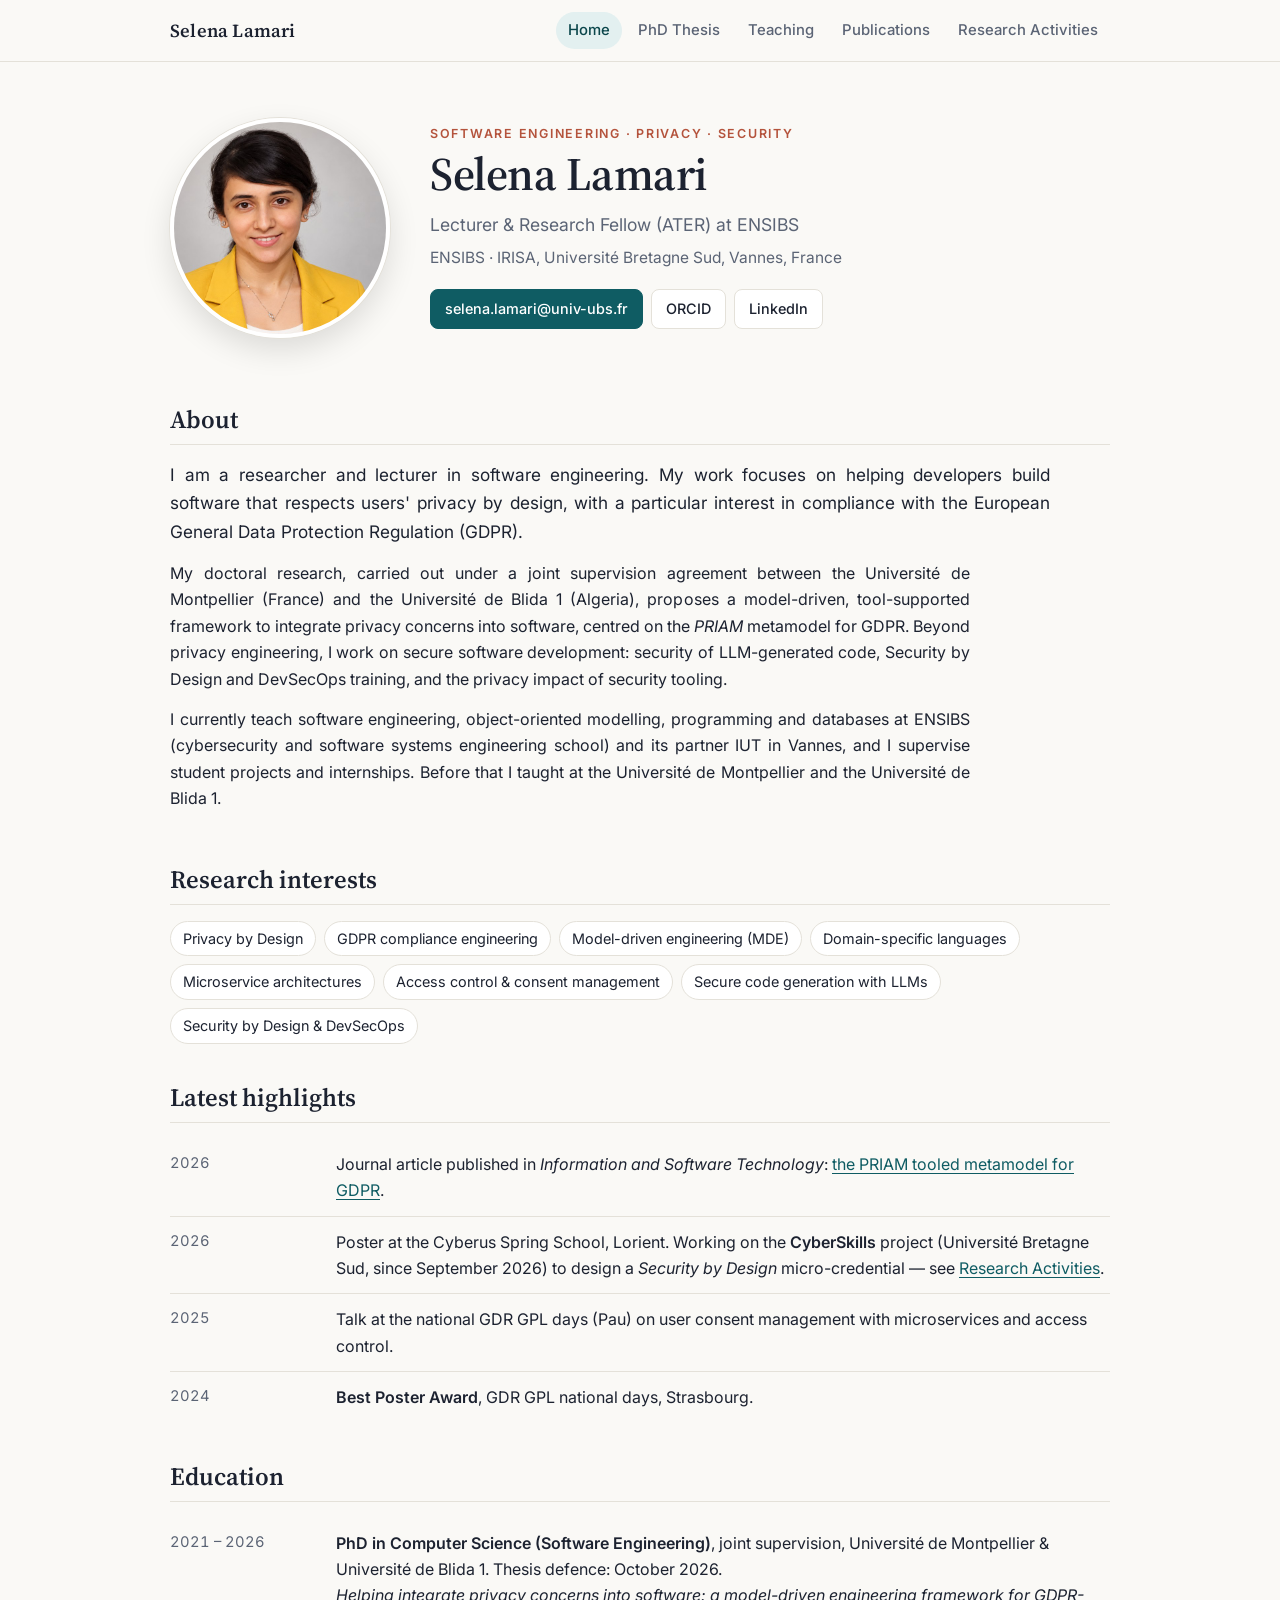
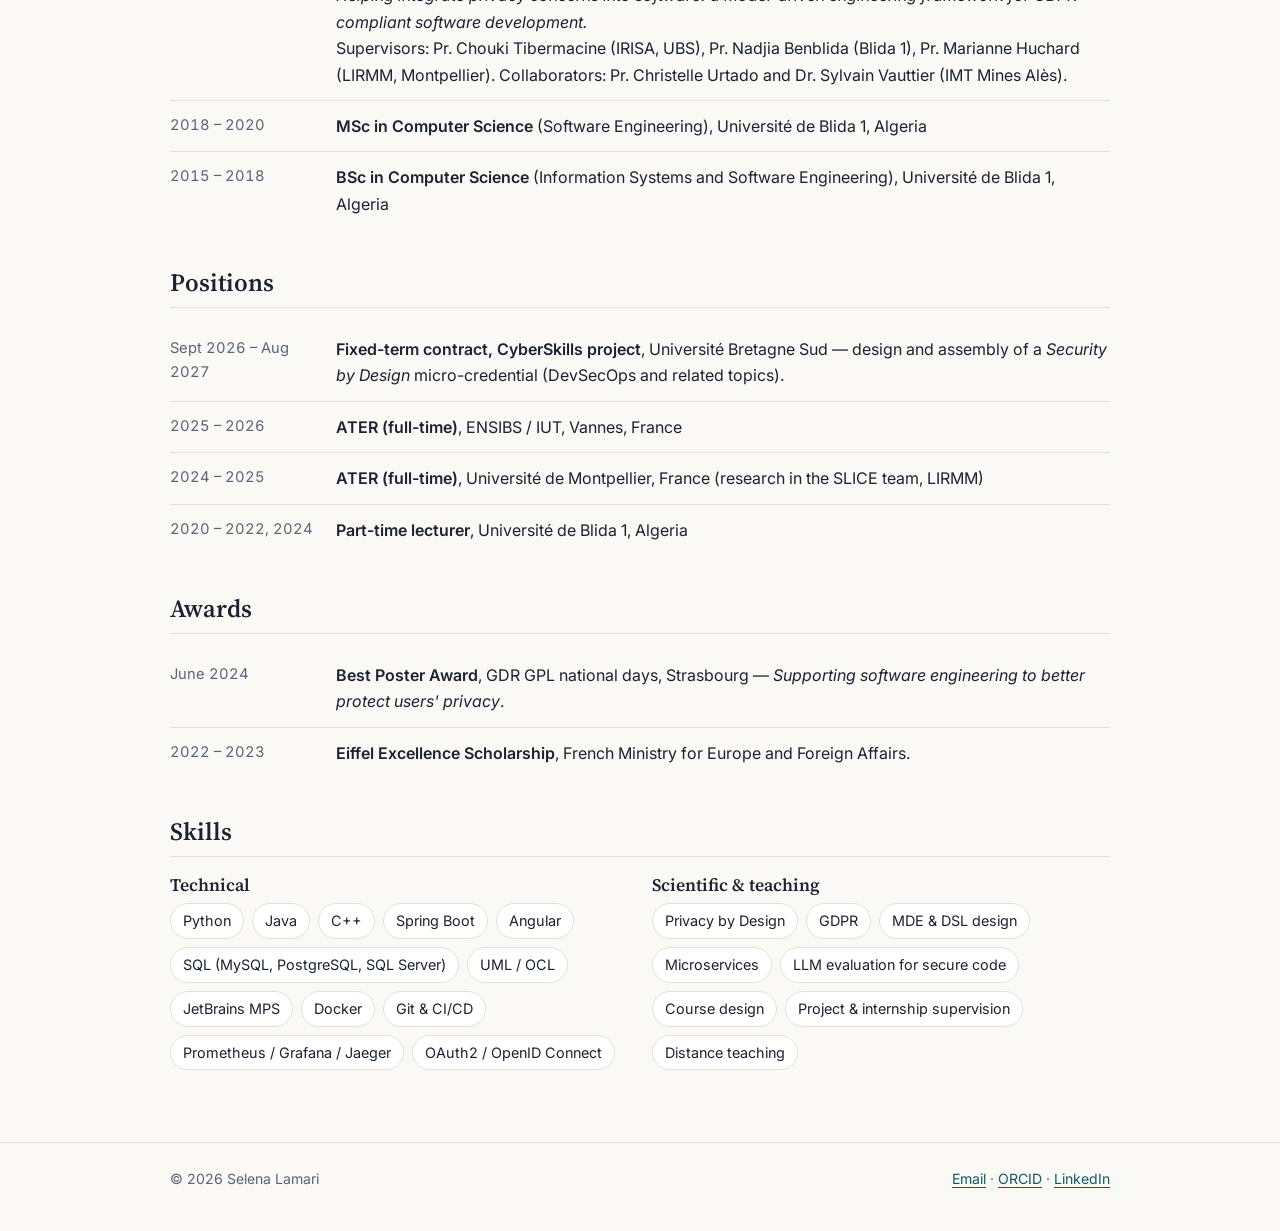
<file: index.html>
<!doctype html>
<html lang="en">
<head>
<meta charset="utf-8">
<meta name="viewport" content="width=device-width, initial-scale=1">
<title>Selena Lamari | Lecturer & Researcher in Software Engineering</title>
<meta name="description" content="Personal website of Selena Lamari: privacy by design, GDPR, secure software engineering, teaching and research activities.">
<link rel="preconnect" href="https://fonts.googleapis.com">
<link rel="preconnect" href="https://fonts.gstatic.com" crossorigin>
<link href="https://fonts.googleapis.com/css2?family=Inter:wght@400;500;600&family=Source+Serif+4:opsz,wght@8..60,500;8..60,600&display=swap" rel="stylesheet">
<link rel="stylesheet" href="style.css">
</head>
<body>
<header class="site"><div class="wrap">
<a class="brand" href="index.html">Selena Lamari</a>
<nav aria-label="Main"><ul><li><a href="index.html" aria-current="page">Home</a></li><li><a href="thesis.html">PhD Thesis</a></li><li><a href="teaching.html">Teaching</a></li><li><a href="publications.html">Publications</a></li><li><a href="research.html">Research Activities</a></li></ul></nav>
</div></header>
<main><div class="wrap">

<div class="hero">
  <img src="assets/selena.jpg" alt="Portrait of Selena Lamari">
  <div>
    <p class="eyebrow">Software engineering &middot; Privacy &middot; Security</p>
    <h1>Selena Lamari</h1>
    <p class="role">Lecturer &amp; Research Fellow (ATER) at ENSIBS</p>
    <p class="affil">ENSIBS &middot; IRISA, Universit&eacute; Bretagne Sud, Vannes, France</p>
    <div class="links">
      <a class="btn primary" href="mailto:selena.lamari@univ-ubs.fr">selena.lamari@univ-ubs.fr</a>
      <a class="btn" href="https://orcid.org/0009-0009-7981-6363">ORCID</a>
      <a class="btn" href="https://www.linkedin.com/in/selena-lamari-05a837137/">LinkedIn</a>
    </div>
  </div>
</div>

<section>
<h2>About</h2>
<p class="lede">I am a researcher and lecturer in software engineering. My work focuses on helping developers build software that respects users' privacy by design, with a particular interest in compliance with the European General Data Protection Regulation (GDPR).</p>
<p>My doctoral research, carried out under a joint supervision agreement between the Universit&eacute; de Montpellier (France) and the Universit&eacute; de Blida 1 (Algeria), proposes a model-driven, tool-supported framework to integrate privacy concerns into software, centred on the <em>PRIAM</em> metamodel for GDPR. Beyond privacy engineering, I work on secure software development: security of LLM-generated code, Security by Design and DevSecOps training, and the privacy impact of security tooling.</p>
<p>I currently teach software engineering, object-oriented modelling, programming and databases at ENSIBS (cybersecurity and software systems engineering school) and its partner IUT in Vannes, and I supervise student projects and internships. Before that I taught at the Universit&eacute; de Montpellier and the Universit&eacute; de Blida 1.</p>
</section>

<section>
<h2>Research interests</h2>
<ul class="chips">
  <li>Privacy by Design</li><li>GDPR compliance engineering</li><li>Model-driven engineering (MDE)</li>
  <li>Domain-specific languages</li><li>Microservice architectures</li><li>Access control &amp; consent management</li>
  <li>Secure code generation with LLMs</li><li>Security by Design &amp; DevSecOps</li>
</ul>
</section>

<section>
<h2>Latest highlights</h2>
<ul class="timeline">
  <li><span class="when">2026</span><span>Journal article published in <em>Information and Software Technology</em>: <a href="https://doi.org/10.1016/j.infsof.2026.108065">the PRIAM tooled metamodel for GDPR</a>.</span></li>
  <li><span class="when">2026</span><span>Poster at the Cyberus Spring School, Lorient. Working on the <strong>CyberSkills</strong> project (Universit&eacute; Bretagne Sud, since September 2026) to design a <em>Security by Design</em> micro-credential &mdash; see <a href="research.html#ongoing">Research Activities</a>.</span></li>
  <li><span class="when">2025</span><span>Talk at the national GDR GPL days (Pau) on user consent management with microservices and access control.</span></li>
  <li><span class="when">2024</span><span><strong>Best Poster Award</strong>, GDR GPL national days, Strasbourg.</span></li>
</ul>
</section>

<section>
<h2>Education</h2>
<ul class="timeline">
  <li><span class="when">2021 &ndash; 2026</span><span><strong>PhD in Computer Science (Software Engineering)</strong>, joint supervision, Universit&eacute; de Montpellier &amp; Universit&eacute; de Blida 1. Thesis defence: October 2026.<br>
  <em>Helping integrate privacy concerns into software: a model-driven engineering framework for GDPR-compliant software development.</em><br>
  Supervisors: Pr. Chouki Tibermacine (IRISA, UBS), Pr. Nadjia Benblida (Blida 1), Pr. Marianne Huchard (LIRMM, Montpellier). Collaborators: Pr. Christelle Urtado and Dr. Sylvain Vauttier (IMT Mines Al&egrave;s).</span></li>
  <li><span class="when">2018 &ndash; 2020</span><span><strong>MSc in Computer Science</strong> (Software Engineering), Universit&eacute; de Blida 1, Algeria</span></li>
  <li><span class="when">2015 &ndash; 2018</span><span><strong>BSc in Computer Science</strong> (Information Systems and Software Engineering), Universit&eacute; de Blida 1, Algeria</span></li>
</ul>
</section>

<section>
<h2>Positions</h2>
<ul class="timeline">
  <li><span class="when">Sept 2026 &ndash; Aug 2027</span><span><strong>Fixed-term contract, CyberSkills project</strong>, Universit&eacute; Bretagne Sud &mdash; design and assembly of a <em>Security by Design</em> micro-credential (DevSecOps and related topics).</span></li>
  <li><span class="when">2025 &ndash; 2026</span><span><strong>ATER (full-time)</strong>, ENSIBS / IUT, Vannes, France</span></li>
  <li><span class="when">2024 &ndash; 2025</span><span><strong>ATER (full-time)</strong>, Universit&eacute; de Montpellier, France (research in the SLICE team, LIRMM)</span></li>
  <li><span class="when">2020 &ndash; 2022, 2024</span><span><strong>Part-time lecturer</strong>, Universit&eacute; de Blida 1, Algeria</span></li>
</ul>
</section>

<section>
<h2>Awards</h2>
<ul class="timeline">
  <li><span class="when">June 2024</span><span><strong>Best Poster Award</strong>, GDR GPL national days, Strasbourg &mdash; <em>Supporting software engineering to better protect users' privacy</em>.</span></li>
  <li><span class="when">2022 &ndash; 2023</span><span><strong>Eiffel Excellence Scholarship</strong>, French Ministry for Europe and Foreign Affairs.</span></li>
</ul>
</section>

<section>
<h2>Skills</h2>
<div class="cols">
<div>
<h3>Technical</h3>
<ul class="chips">
  <li>Python</li><li>Java</li><li>C++</li><li>Spring Boot</li><li>Angular</li><li>SQL (MySQL, PostgreSQL, SQL Server)</li>
  <li>UML / OCL</li><li>JetBrains MPS</li><li>Docker</li><li>Git &amp; CI/CD</li><li>Prometheus / Grafana / Jaeger</li><li>OAuth2 / OpenID Connect</li>
</ul>
</div>
<div>
<h3>Scientific &amp; teaching</h3>
<ul class="chips">
  <li>Privacy by Design</li><li>GDPR</li><li>MDE &amp; DSL design</li><li>Microservices</li>
  <li>LLM evaluation for secure code</li><li>Course design</li><li>Project &amp; internship supervision</li><li>Distance teaching</li>
</ul>
</div>
</div>
</section>

</div></main>
<footer><div class="wrap">
<span>&copy; 2026 Selena Lamari</span>
<span><a href="mailto:selena.lamari@univ-ubs.fr">Email</a> &middot; <a href="https://orcid.org/0009-0009-7981-6363">ORCID</a> &middot; <a href="https://www.linkedin.com/in/selena-lamari-05a837137/">LinkedIn</a></span>
</div></footer>
</body>
</html>
</file>
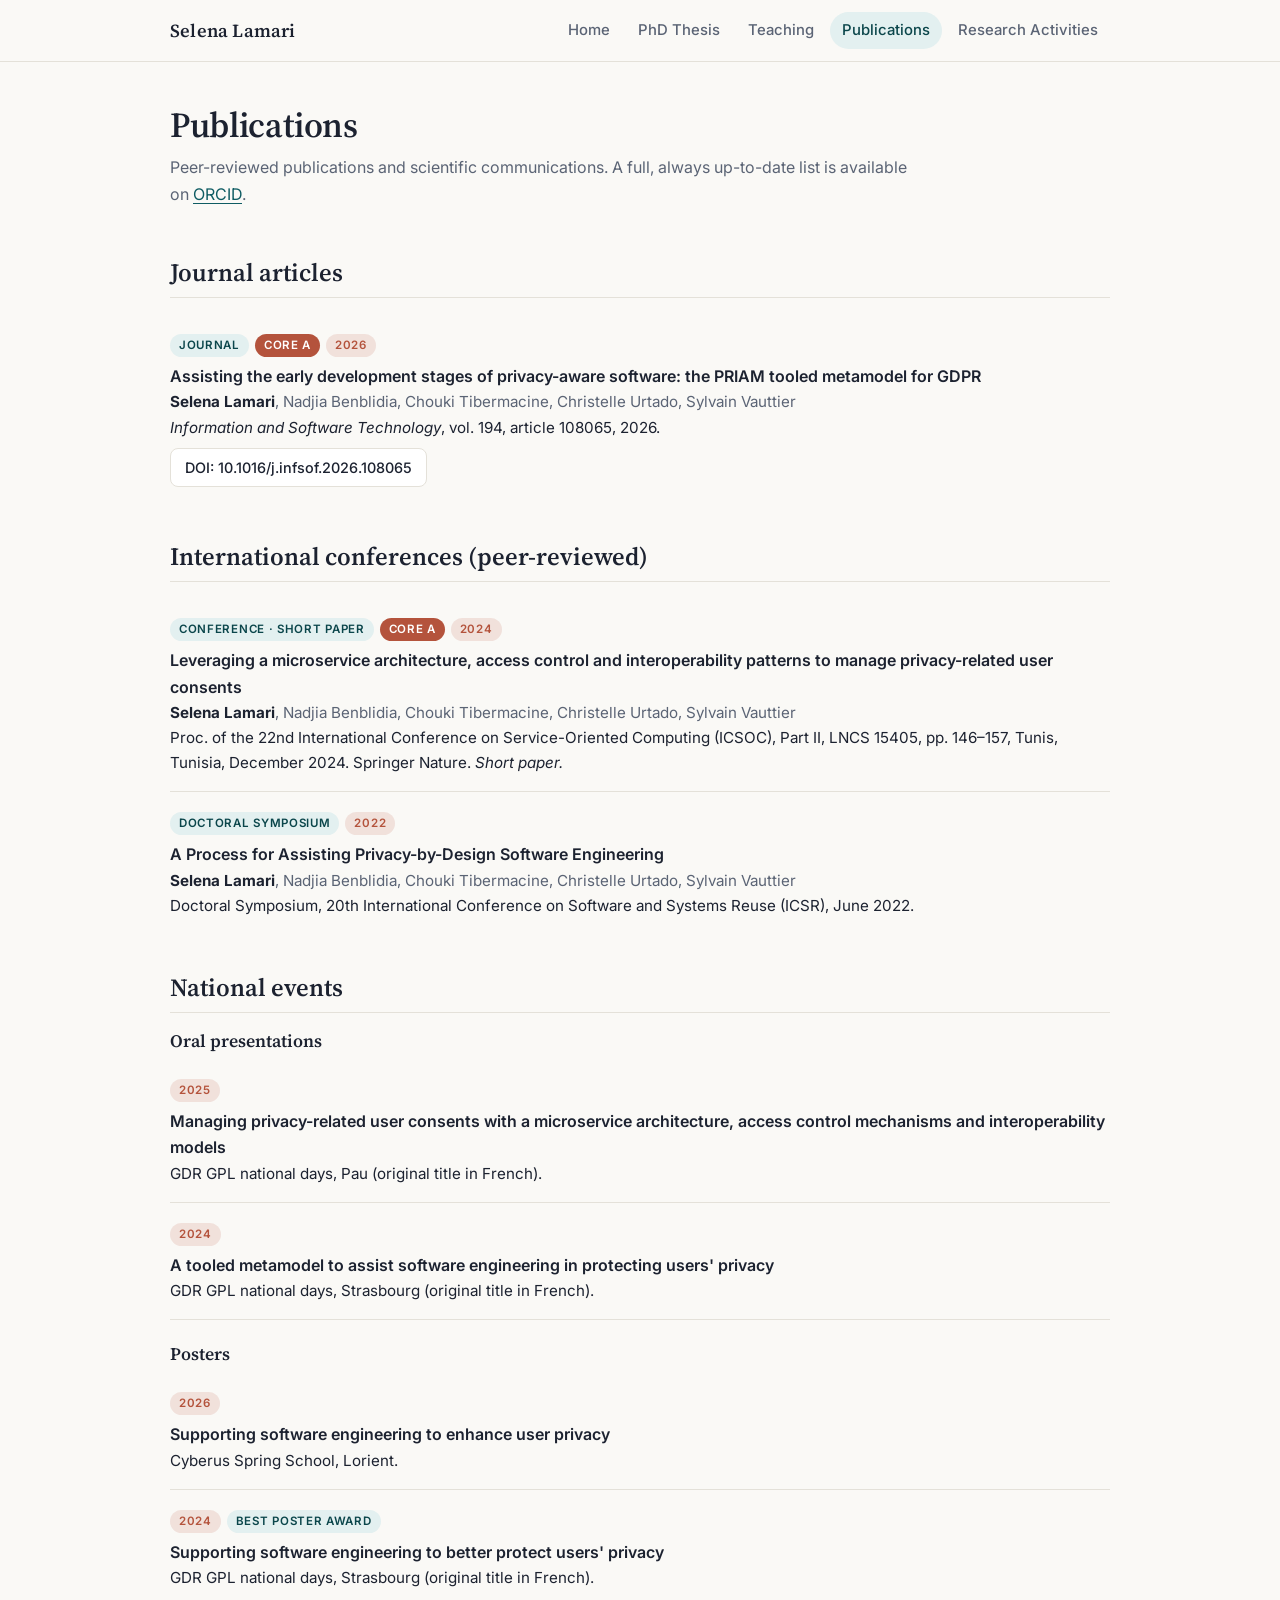
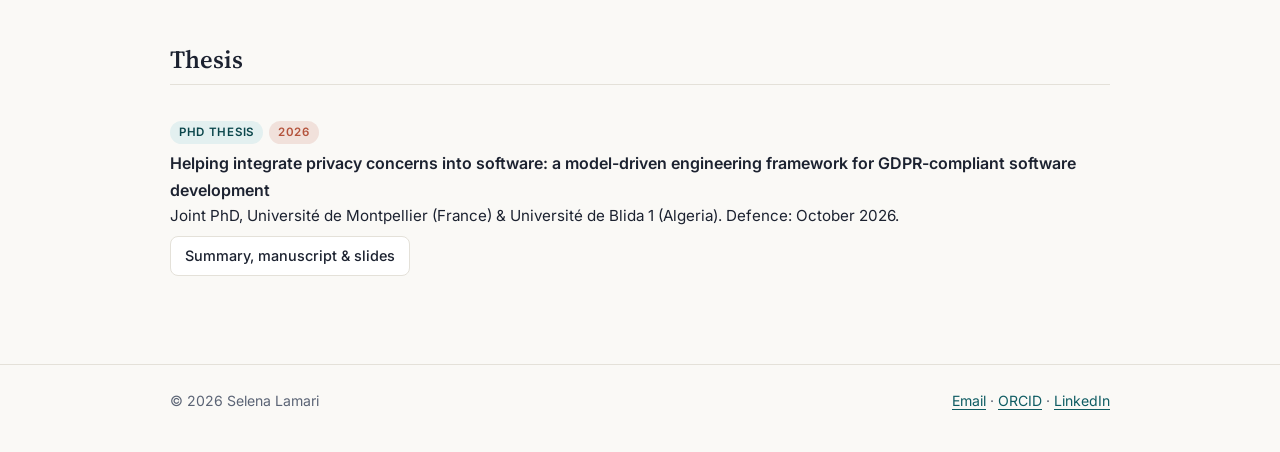
<file: publications.html>
<!doctype html>
<html lang="en">
<head>
<meta charset="utf-8">
<meta name="viewport" content="width=device-width, initial-scale=1">
<title>Publications | Selena Lamari</title>
<meta name="description" content="Publications of Selena Lamari: privacy-aware software engineering, GDPR, PRIAM metamodel, consent management.">
<link rel="preconnect" href="https://fonts.googleapis.com">
<link rel="preconnect" href="https://fonts.gstatic.com" crossorigin>
<link href="https://fonts.googleapis.com/css2?family=Inter:wght@400;500;600&family=Source+Serif+4:opsz,wght@8..60,500;8..60,600&display=swap" rel="stylesheet">
<link rel="stylesheet" href="style.css">
</head>
<body>
<header class="site"><div class="wrap">
<a class="brand" href="index.html">Selena Lamari</a>
<nav aria-label="Main"><ul><li><a href="index.html">Home</a></li><li><a href="thesis.html">PhD Thesis</a></li><li><a href="teaching.html">Teaching</a></li><li><a href="publications.html" aria-current="page">Publications</a></li><li><a href="research.html">Research Activities</a></li></ul></nav>
</div></header>
<main><div class="wrap">

<div class="page-title">
<h1>Publications</h1>
<p>Peer-reviewed publications and scientific communications. A full, always up-to-date list is available on <a href="https://orcid.org/0009-0009-7981-6363">ORCID</a>.</p>
</div>

<section>
<h2>Journal articles</h2>
<div class="pub">
  <span class="tag">Journal</span><span class="tag rank">CORE A</span><span class="tag warm">2026</span>
  <div class="title">Assisting the early development stages of privacy-aware software: the PRIAM tooled metamodel for GDPR</div>
  <div class="authors"><span class="me">Selena Lamari</span>, Nadjia Benblidia, Chouki Tibermacine, Christelle Urtado, Sylvain Vauttier</div>
  <div class="venue"><em>Information and Software Technology</em>, vol. 194, article 108065, 2026.</div>
  <div class="actions"><a class="btn" href="https://doi.org/10.1016/j.infsof.2026.108065">DOI: 10.1016/j.infsof.2026.108065</a></div>
</div>
</section>

<section>
<h2>International conferences (peer-reviewed)</h2>
<div class="pub">
  <span class="tag">Conference &middot; short paper</span><span class="tag rank">CORE A</span><span class="tag warm">2024</span>
  <div class="title">Leveraging a microservice architecture, access control and interoperability patterns to manage privacy-related user consents</div>
  <div class="authors"><span class="me">Selena Lamari</span>, Nadjia Benblidia, Chouki Tibermacine, Christelle Urtado, Sylvain Vauttier</div>
  <div class="venue">Proc. of the 22nd International Conference on Service-Oriented Computing (ICSOC), Part II, LNCS 15405, pp. 146&ndash;157, Tunis, Tunisia, December 2024. Springer Nature. <em>Short paper.</em></div>
</div>
<div class="pub">
  <span class="tag">Doctoral symposium</span><span class="tag warm">2022</span>
  <div class="title">A Process for Assisting Privacy-by-Design Software Engineering</div>
  <div class="authors"><span class="me">Selena Lamari</span>, Nadjia Benblidia, Chouki Tibermacine, Christelle Urtado, Sylvain Vauttier</div>
  <div class="venue">Doctoral Symposium, 20th International Conference on Software and Systems Reuse (ICSR), June 2022.</div>
</div>
</section>

<section>
<h2>National events</h2>
<h3 style="margin-top:6px">Oral presentations</h3>
<div class="pub">
  <span class="tag warm">2025</span>
  <div class="title">Managing privacy-related user consents with a microservice architecture, access control mechanisms and interoperability models</div>
  <div class="venue">GDR GPL national days, Pau (original title in French).</div>
</div>
<div class="pub">
  <span class="tag warm">2024</span>
  <div class="title">A tooled metamodel to assist software engineering in protecting users' privacy</div>
  <div class="venue">GDR GPL national days, Strasbourg (original title in French).</div>
</div>
<h3 style="margin-top:22px">Posters</h3>
<div class="pub">
  <span class="tag warm">2026</span>
  <div class="title">Supporting software engineering to enhance user privacy</div>
  <div class="venue">Cyberus Spring School, Lorient.</div>
</div>
<div class="pub">
  <span class="tag warm">2024</span><span class="tag">Best Poster Award</span>
  <div class="title">Supporting software engineering to better protect users' privacy</div>
  <div class="venue">GDR GPL national days, Strasbourg (original title in French).</div>
</div>
</section>

<section>
<h2>Thesis</h2>
<div class="pub">
  <span class="tag">PhD thesis</span><span class="tag warm">2026</span>
  <div class="title">Helping integrate privacy concerns into software: a model-driven engineering framework for GDPR-compliant software development</div>
  <div class="venue">Joint PhD, Universit&eacute;&nbsp;de Montpellier (France) &amp; Universit&eacute;&nbsp;de Blida&nbsp;1 (Algeria). Defence: October 2026.</div>
  <div class="actions"><a class="btn" href="thesis.html">Summary, manuscript &amp; slides</a></div>
</div>
</section>

</div></main>
<footer><div class="wrap">
<span>&copy; 2026 Selena Lamari</span>
<span><a href="mailto:selena.lamari@univ-ubs.fr">Email</a> &middot; <a href="https://orcid.org/0009-0009-7981-6363">ORCID</a> &middot; <a href="https://www.linkedin.com/in/selena-lamari-05a837137/">LinkedIn</a></span>
</div></footer>
</body>
</html>
</file>
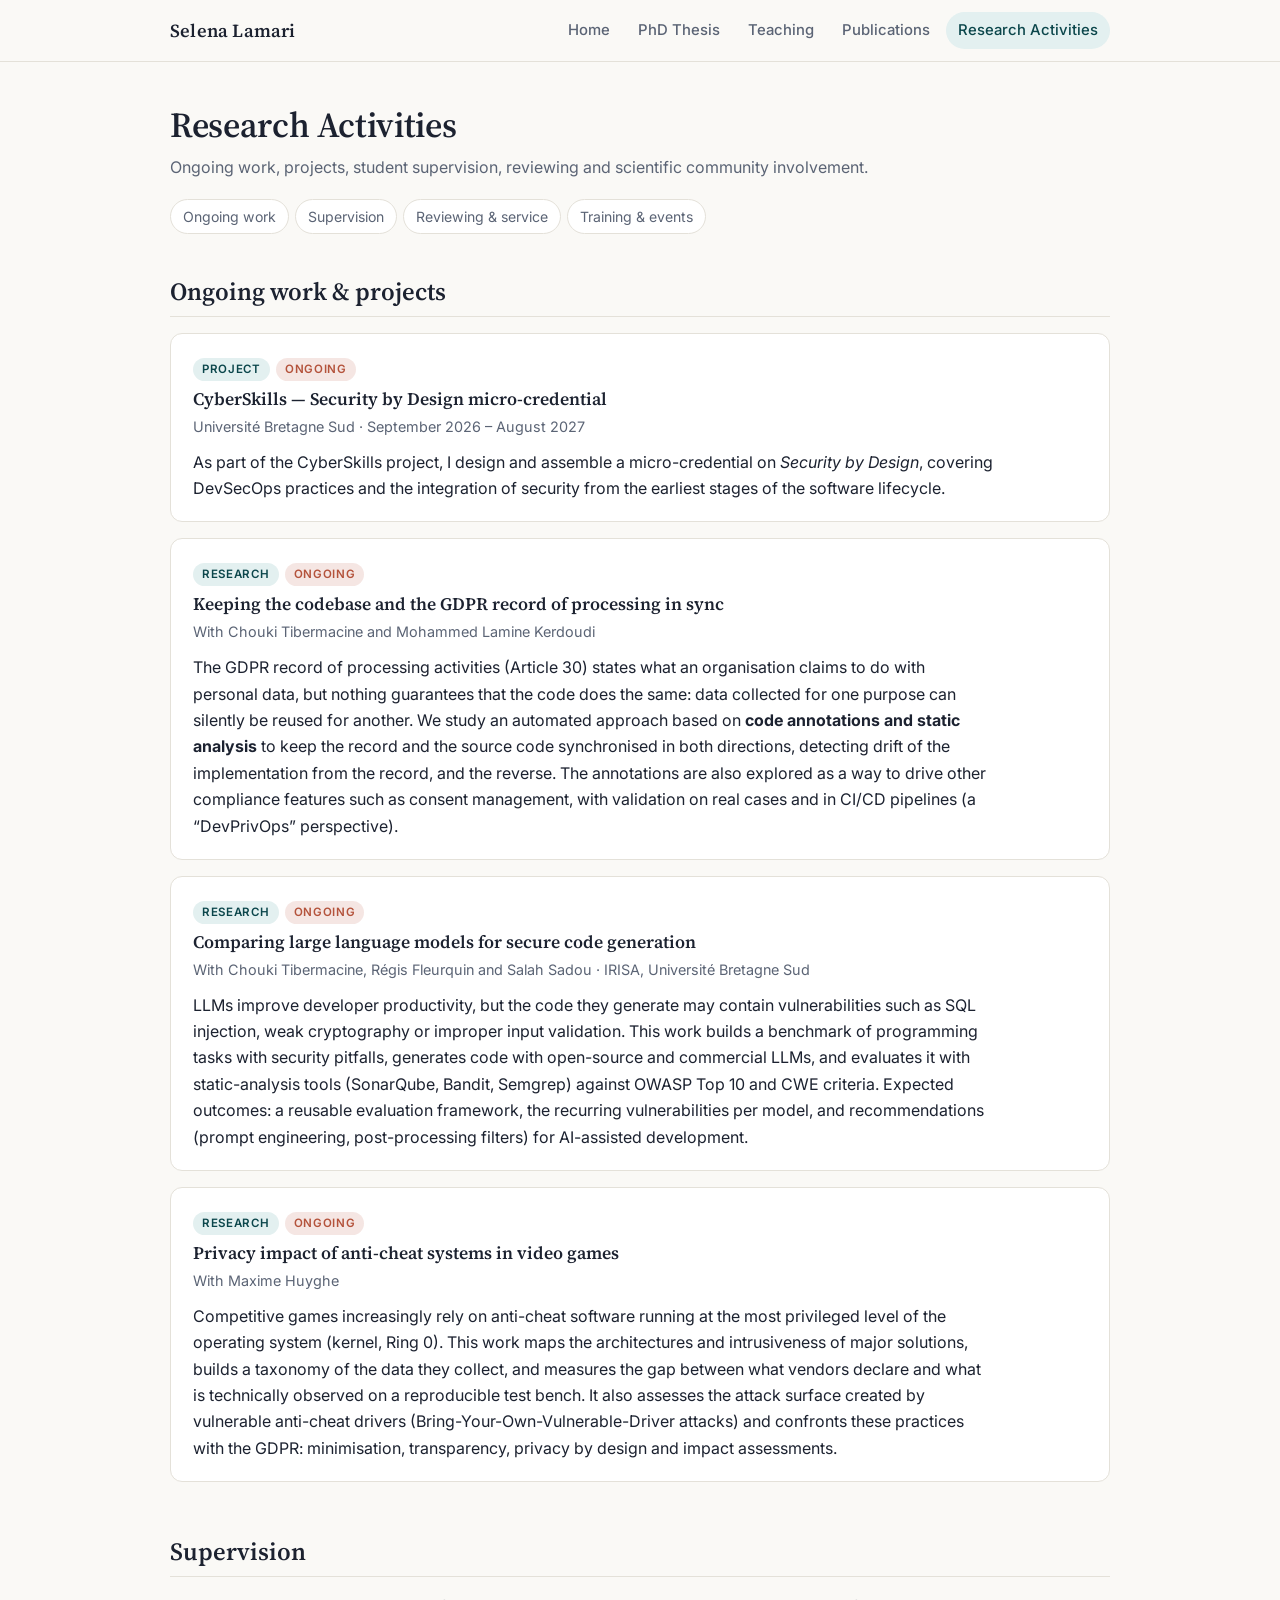
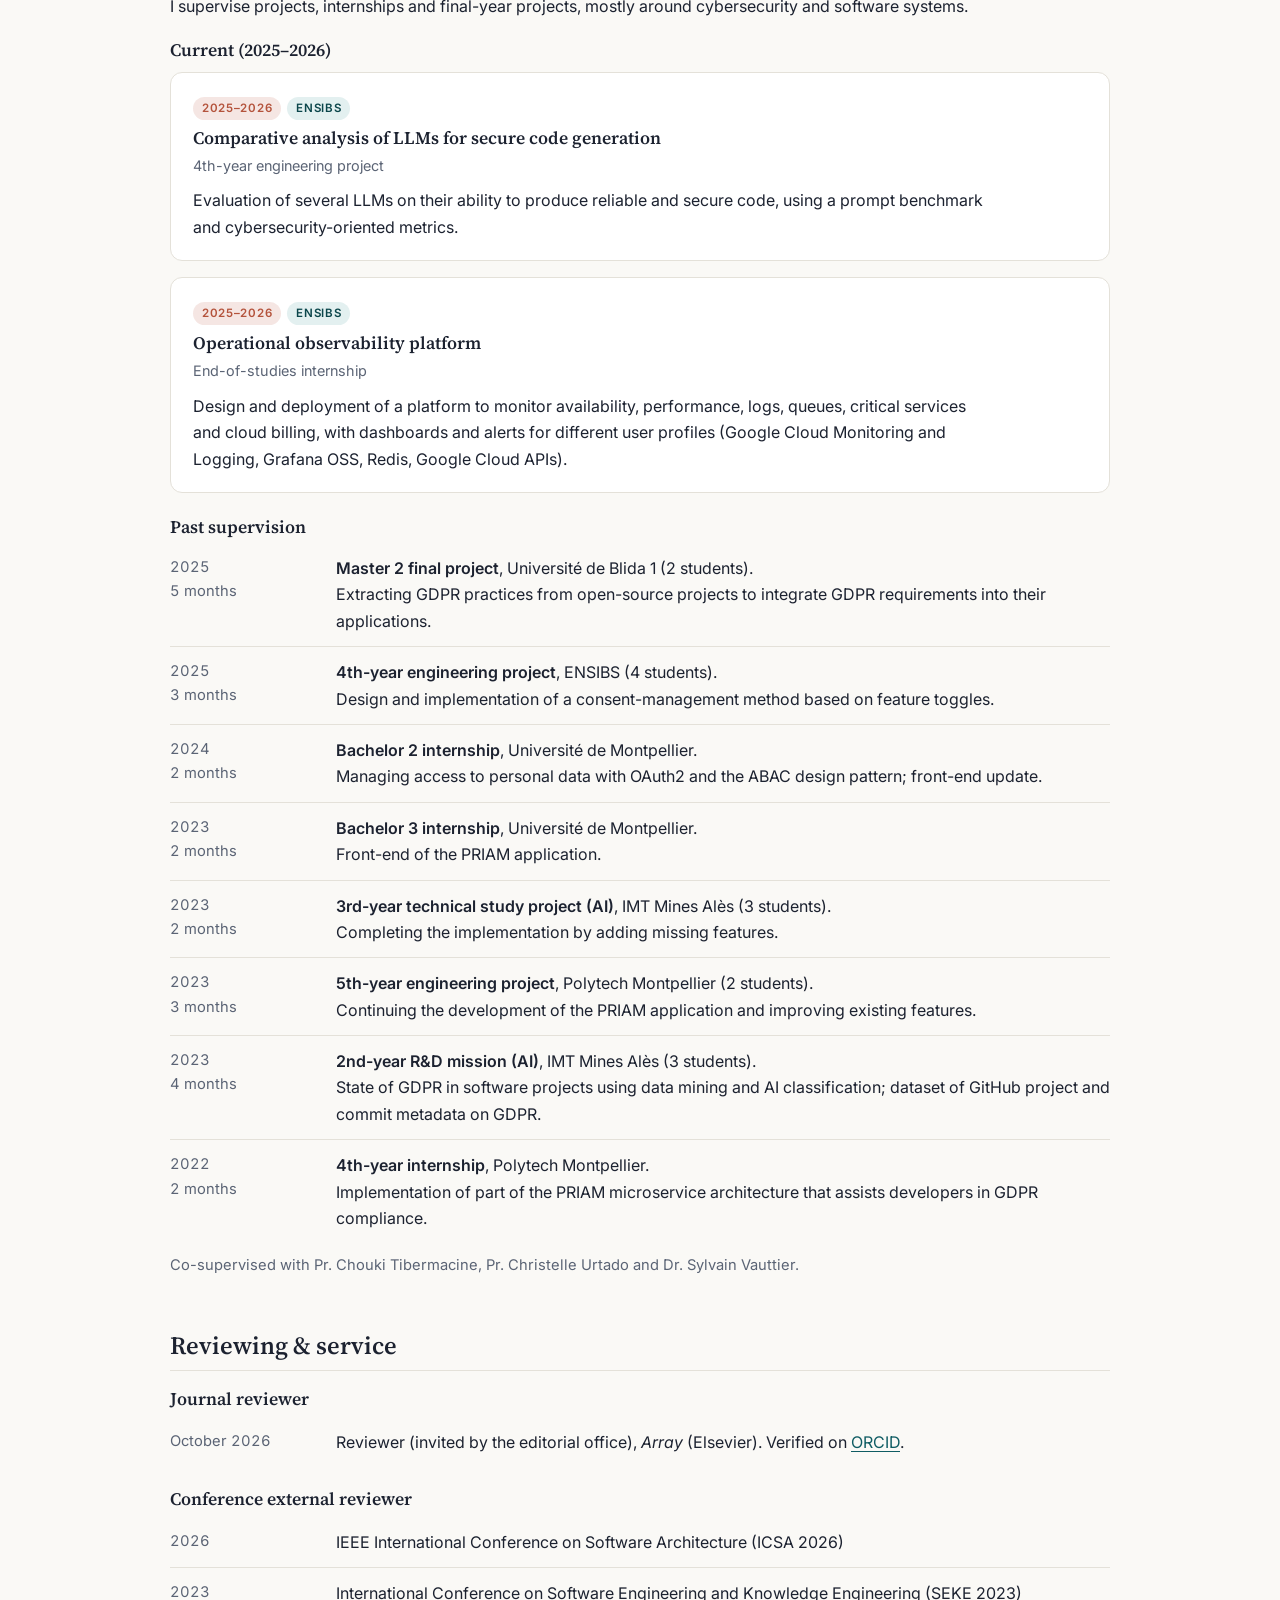
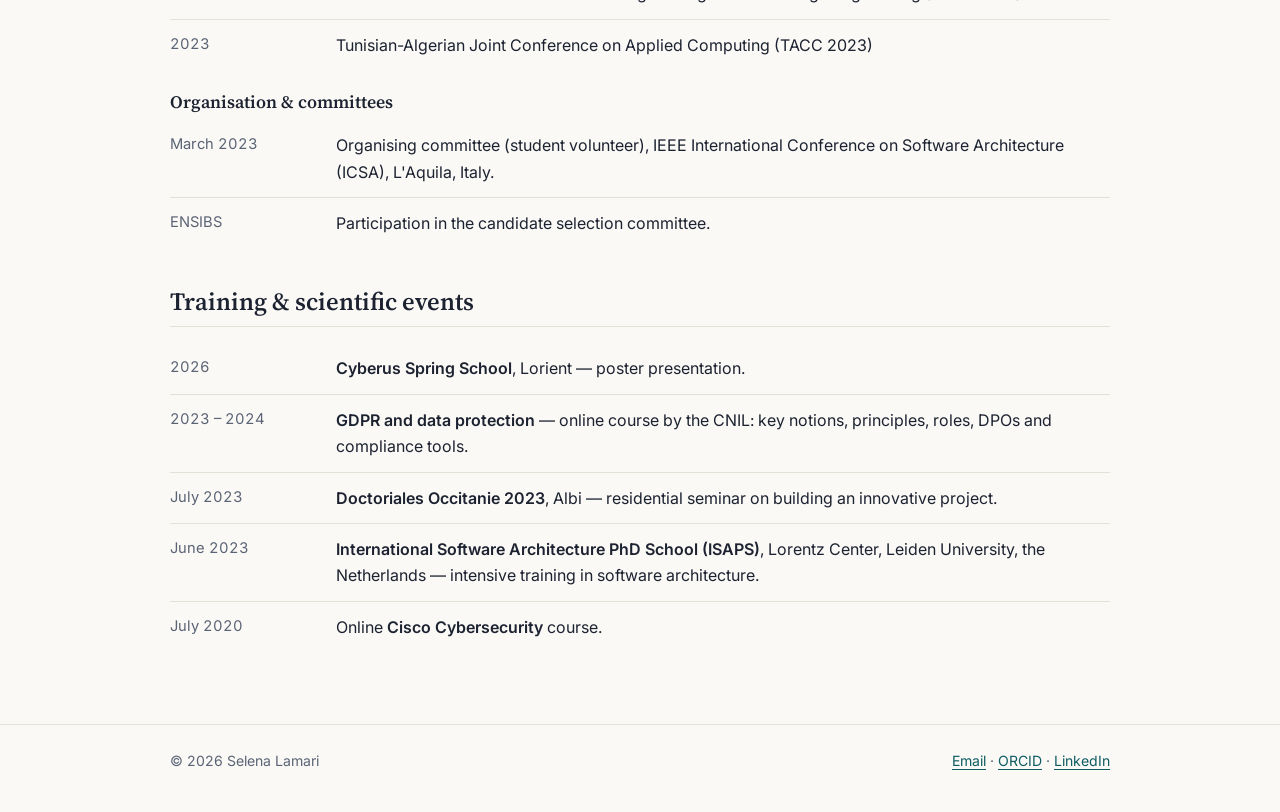
<file: research.html>
<!doctype html>
<html lang="en">
<head>
<meta charset="utf-8">
<meta name="viewport" content="width=device-width, initial-scale=1">
<title>Research Activities | Selena Lamari</title>
<meta name="description" content="Ongoing work, supervision, reviewing and training of Selena Lamari.">
<link rel="preconnect" href="https://fonts.googleapis.com">
<link rel="preconnect" href="https://fonts.gstatic.com" crossorigin>
<link href="https://fonts.googleapis.com/css2?family=Inter:wght@400;500;600&family=Source+Serif+4:opsz,wght@8..60,500;8..60,600&display=swap" rel="stylesheet">
<link rel="stylesheet" href="style.css">
</head>
<body>
<header class="site"><div class="wrap">
<a class="brand" href="index.html">Selena Lamari</a>
<nav aria-label="Main"><ul><li><a href="index.html">Home</a></li><li><a href="thesis.html">PhD Thesis</a></li><li><a href="teaching.html">Teaching</a></li><li><a href="publications.html">Publications</a></li><li><a href="research.html" aria-current="page">Research Activities</a></li></ul></nav>
</div></header>
<main><div class="wrap">

<div class="page-title">
<h1>Research Activities</h1>
<p>Ongoing work, projects, student supervision, reviewing and scientific community involvement.</p>
<div class="subnav">
  <a href="#ongoing">Ongoing work</a><a href="#supervision">Supervision</a><a href="#service">Reviewing &amp; service</a><a href="#training">Training &amp; events</a>
</div>
</div>

<section id="ongoing">
<h2>Ongoing work &amp; projects</h2>
<div class="card"><span class="tag">Project</span><span class="tag warm">Ongoing</span><h3>CyberSkills &mdash; Security by Design micro-credential</h3><p class="meta">Universit&eacute; Bretagne Sud &middot; September 2026 &ndash; August 2027</p><p>As part of the CyberSkills project, I design and assemble a micro-credential on <em>Security by Design</em>, covering DevSecOps practices and the integration of security from the earliest stages of the software lifecycle.</p></div><div class="card"><span class="tag">Research</span><span class="tag warm">Ongoing</span><h3>Keeping the codebase and the GDPR record of processing in sync</h3><p class="meta">With Chouki Tibermacine and Mohammed Lamine Kerdoudi</p><p>The GDPR record of processing activities (Article 30) states what an organisation claims to do with personal data, but nothing guarantees that the code does the same: data collected for one purpose can silently be reused for another. We study an automated approach based on <strong>code annotations and static analysis</strong> to keep the record and the source code synchronised in both directions, detecting drift of the implementation from the record, and the reverse. The annotations are also explored as a way to drive other compliance features such as consent management, with validation on real cases and in CI/CD pipelines (a &ldquo;DevPrivOps&rdquo; perspective).</p></div><div class="card"><span class="tag">Research</span><span class="tag warm">Ongoing</span><h3>Comparing large language models for secure code generation</h3><p class="meta">With Chouki Tibermacine, R&eacute;gis Fleurquin and Salah Sadou &middot; IRISA, Universit&eacute; Bretagne Sud</p><p>LLMs improve developer productivity, but the code they generate may contain vulnerabilities such as SQL injection, weak cryptography or improper input validation. This work builds a benchmark of programming tasks with security pitfalls, generates code with open-source and commercial LLMs, and evaluates it with static-analysis tools (SonarQube, Bandit, Semgrep) against OWASP Top 10 and CWE criteria. Expected outcomes: a reusable evaluation framework, the recurring vulnerabilities per model, and recommendations (prompt engineering, post-processing filters) for AI-assisted development.</p></div><div class="card"><span class="tag">Research</span><span class="tag warm">Ongoing</span><h3>Privacy impact of anti-cheat systems in video games</h3><p class="meta">With Maxime Huyghe</p><p>Competitive games increasingly rely on anti-cheat software running at the most privileged level of the operating system (kernel, Ring 0). This work maps the architectures and intrusiveness of major solutions, builds a taxonomy of the data they collect, and measures the gap between what vendors declare and what is technically observed on a reproducible test bench. It also assesses the attack surface created by vulnerable anti-cheat drivers (Bring-Your-Own-Vulnerable-Driver attacks) and confronts these practices with the GDPR: minimisation, transparency, privacy by design and impact assessments.</p></div>
</section>

<section id="supervision">
<h2>Supervision</h2>
<p>I supervise projects, internships and final-year projects, mostly around cybersecurity and software systems.</p>
<h3 style="margin:18px 0 10px">Current (2025&ndash;2026)</h3>
<div class="card"><span class="tag warm">2025&ndash;2026</span><span class="tag">ENSIBS</span><h3>Comparative analysis of LLMs for secure code generation</h3><p class="meta">4th-year engineering project</p><p>Evaluation of several LLMs on their ability to produce reliable and secure code, using a prompt benchmark and cybersecurity-oriented metrics.</p></div><div class="card"><span class="tag warm">2025&ndash;2026</span><span class="tag">ENSIBS</span><h3>Operational observability platform</h3><p class="meta">End-of-studies internship</p><p>Design and deployment of a platform to monitor availability, performance, logs, queues, critical services and cloud billing, with dashboards and alerts for different user profiles (Google Cloud Monitoring and Logging, Grafana OSS, Redis, Google Cloud APIs).</p></div>
<h3 style="margin:22px 0 4px">Past supervision</h3>

<ul class="timeline">
  <li><span class="when">2025<br>5 months</span><span><strong>Master 2 final project</strong>, Universit&eacute; de Blida 1 (2 students).<br>Extracting GDPR practices from open-source projects to integrate GDPR requirements into their applications.</span></li>
  <li><span class="when">2025<br>3 months</span><span><strong>4th-year engineering project</strong>, ENSIBS (4 students).<br>Design and implementation of a consent-management method based on feature toggles.</span></li>
  <li><span class="when">2024<br>2 months</span><span><strong>Bachelor 2 internship</strong>, Universit&eacute; de Montpellier.<br>Managing access to personal data with OAuth2 and the ABAC design pattern; front-end update.</span></li>
  <li><span class="when">2023<br>2 months</span><span><strong>Bachelor 3 internship</strong>, Universit&eacute; de Montpellier.<br>Front-end of the PRIAM application.</span></li>
  <li><span class="when">2023<br>2 months</span><span><strong>3rd-year technical study project (AI)</strong>, IMT Mines Al&egrave;s (3 students).<br>Completing the implementation by adding missing features.</span></li>
  <li><span class="when">2023<br>3 months</span><span><strong>5th-year engineering project</strong>, Polytech Montpellier (2 students).<br>Continuing the development of the PRIAM application and improving existing features.</span></li>
  <li><span class="when">2023<br>4 months</span><span><strong>2nd-year R&amp;D mission (AI)</strong>, IMT Mines Al&egrave;s (3 students).<br>State of GDPR in software projects using data mining and AI classification; dataset of GitHub project and commit metadata on GDPR.</span></li>
  <li><span class="when">2022<br>2 months</span><span><strong>4th-year internship</strong>, Polytech Montpellier.<br>Implementation of part of the PRIAM microservice architecture that assists developers in GDPR compliance.</span></li>
</ul>
<p style="color:var(--muted);font-size:.92rem;margin-top:10px">Co-supervised with Pr. Chouki Tibermacine, Pr. Christelle Urtado and Dr. Sylvain Vauttier.</p>

</section>

<section id="service">
<h2>Reviewing &amp; service</h2>
<h3>Journal reviewer</h3>
<ul class="timeline">
  <li><span class="when">October 2026</span><span>Reviewer (invited by the editorial office), <em>Array</em> (Elsevier). Verified on <a href="https://orcid.org/0009-0009-7981-6363">ORCID</a>.</span></li>
</ul>
<h3 style="margin-top:20px">Conference external reviewer</h3>
<ul class="timeline">
  <li><span class="when">2026</span><span>IEEE International Conference on Software Architecture (ICSA 2026)</span></li>
  <li><span class="when">2023</span><span>International Conference on Software Engineering and Knowledge Engineering (SEKE 2023)</span></li>
  <li><span class="when">2023</span><span>Tunisian-Algerian Joint Conference on Applied Computing (TACC 2023)</span></li>
</ul>
<h3 style="margin-top:20px">Organisation &amp; committees</h3>
<ul class="timeline">
  <li><span class="when">March 2023</span><span>Organising committee (student volunteer), IEEE International Conference on Software Architecture (ICSA), L'Aquila, Italy.</span></li>
  <li><span class="when">ENSIBS</span><span>Participation in the candidate selection committee.</span></li>
</ul>
</section>

<section id="training">
<h2>Training &amp; scientific events</h2>
<ul class="timeline">
  <li><span class="when">2026</span><span><strong>Cyberus Spring School</strong>, Lorient &mdash; poster presentation.</span></li>
  <li><span class="when">2023 &ndash; 2024</span><span><strong>GDPR and data protection</strong> &mdash; online course by the CNIL: key notions, principles, roles, DPOs and compliance tools.</span></li>
  <li><span class="when">July 2023</span><span><strong>Doctoriales Occitanie 2023</strong>, Albi &mdash; residential seminar on building an innovative project.</span></li>
  <li><span class="when">June 2023</span><span><strong>International Software Architecture PhD School (ISAPS)</strong>, Lorentz Center, Leiden University, the Netherlands &mdash; intensive training in software architecture.</span></li>
  <li><span class="when">July 2020</span><span>Online <strong>Cisco Cybersecurity</strong> course.</span></li>
</ul>
</section>

</div></main>
<footer><div class="wrap">
<span>&copy; 2026 Selena Lamari</span>
<span><a href="mailto:selena.lamari@univ-ubs.fr">Email</a> &middot; <a href="https://orcid.org/0009-0009-7981-6363">ORCID</a> &middot; <a href="https://www.linkedin.com/in/selena-lamari-05a837137/">LinkedIn</a></span>
</div></footer>
</body>
</html>
</file>
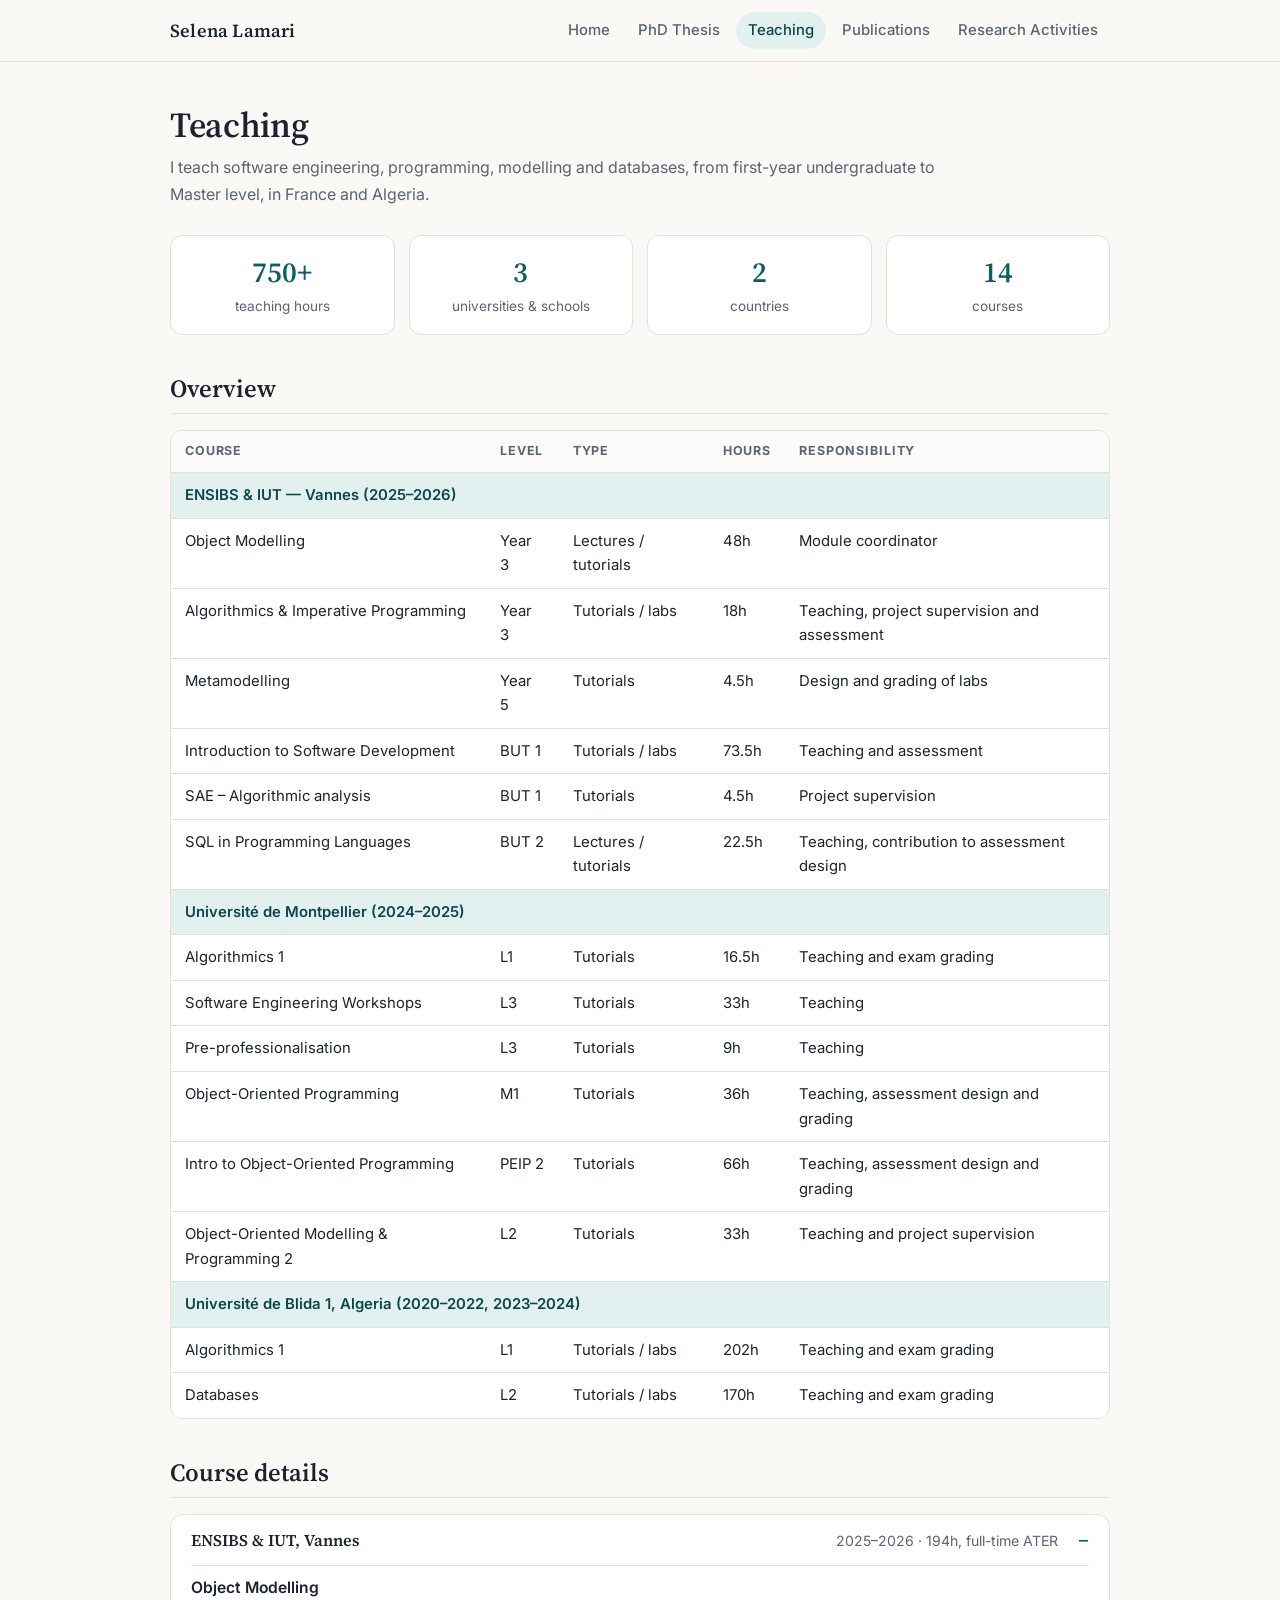
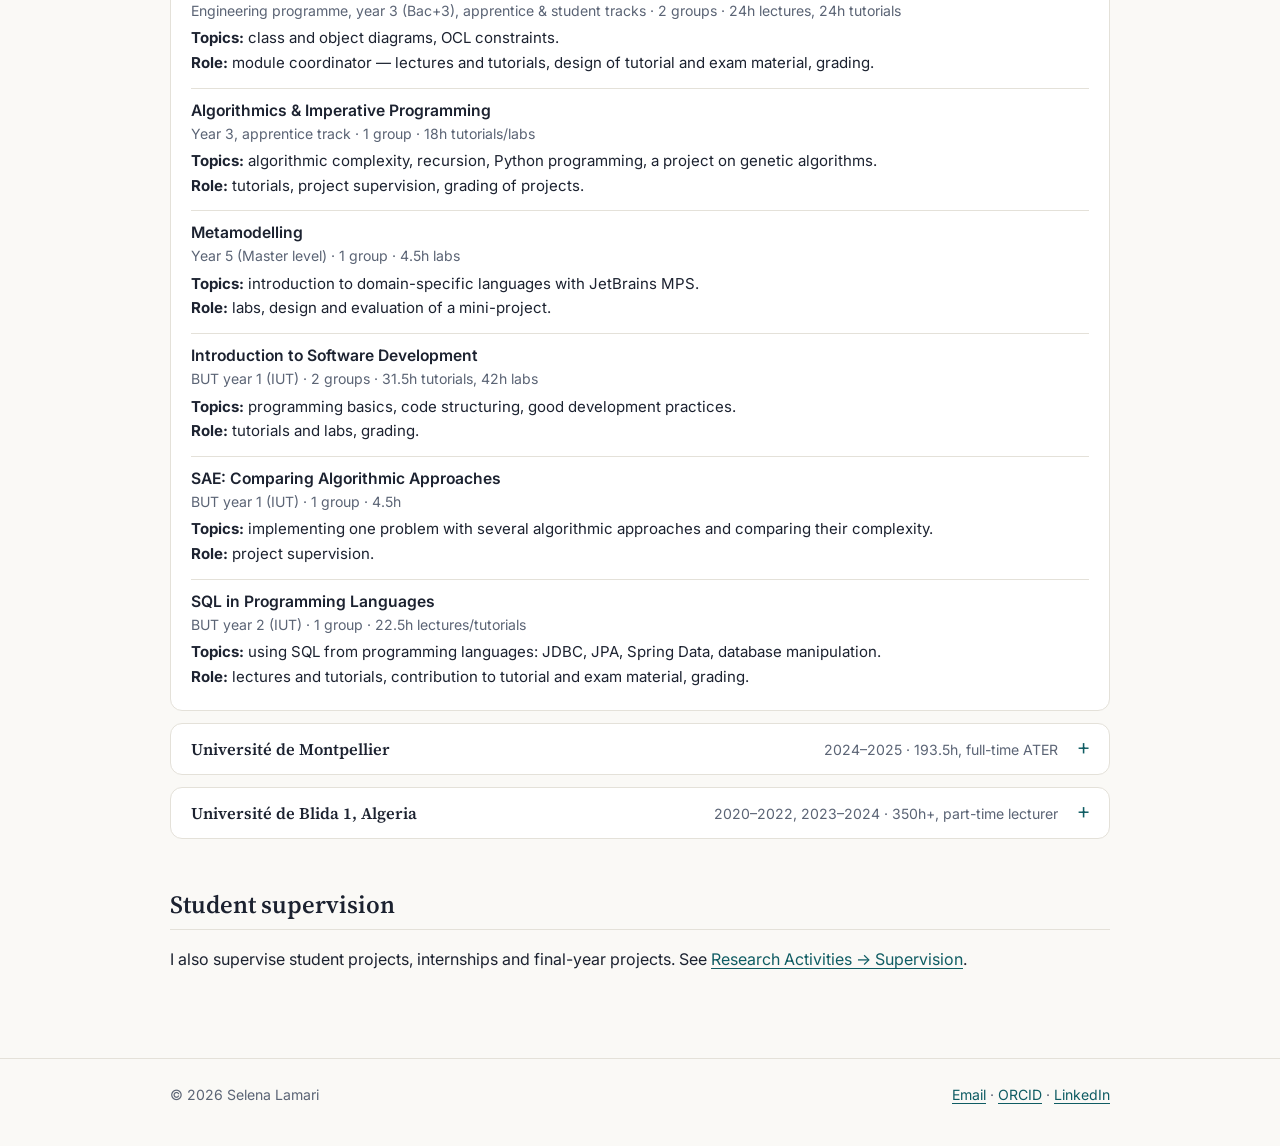
<file: teaching.html>
<!doctype html>
<html lang="en">
<head>
<meta charset="utf-8">
<meta name="viewport" content="width=device-width, initial-scale=1">
<title>Teaching | Selena Lamari</title>
<meta name="description" content="Courses taught by Selena Lamari at ENSIBS, IUT Vannes, Université de Montpellier and Université de Blida 1.">
<link rel="preconnect" href="https://fonts.googleapis.com">
<link rel="preconnect" href="https://fonts.gstatic.com" crossorigin>
<link href="https://fonts.googleapis.com/css2?family=Inter:wght@400;500;600&family=Source+Serif+4:opsz,wght@8..60,500;8..60,600&display=swap" rel="stylesheet">
<link rel="stylesheet" href="style.css">
</head>
<body>
<header class="site"><div class="wrap">
<a class="brand" href="index.html">Selena Lamari</a>
<nav aria-label="Main"><ul><li><a href="index.html">Home</a></li><li><a href="thesis.html">PhD Thesis</a></li><li><a href="teaching.html" aria-current="page">Teaching</a></li><li><a href="publications.html">Publications</a></li><li><a href="research.html">Research Activities</a></li></ul></nav>
</div></header>
<main><div class="wrap">

<div class="page-title">
<h1>Teaching</h1>
<p>I teach software engineering, programming, modelling and databases, from first-year undergraduate to Master level, in France and Algeria.</p>
</div>

<div class="stats">
  <div class="stat"><b>750+</b><span>teaching hours</span></div>
  <div class="stat"><b>3</b><span>universities &amp; schools</span></div>
  <div class="stat"><b>2</b><span>countries</span></div>
  <div class="stat"><b>14</b><span>courses</span></div>
</div>

<section>
<h2>Overview</h2>
<div class="tablewrap"><table>
<thead><tr><th>Course</th><th>Level</th><th>Type</th><th>Hours</th><th>Responsibility</th></tr></thead>
<tbody>
<tr class="group"><td colspan="5">ENSIBS &amp; IUT &mdash; Vannes (2025&ndash;2026)</td></tr>
<tr><td>Object Modelling</td><td>Year 3</td><td>Lectures / tutorials</td><td>48h</td><td>Module coordinator</td></tr>
<tr><td>Algorithmics &amp; Imperative Programming</td><td>Year 3</td><td>Tutorials / labs</td><td>18h</td><td>Teaching, project supervision and assessment</td></tr>
<tr><td>Metamodelling</td><td>Year 5</td><td>Tutorials</td><td>4.5h</td><td>Design and grading of labs</td></tr>
<tr><td>Introduction to Software Development</td><td>BUT 1</td><td>Tutorials / labs</td><td>73.5h</td><td>Teaching and assessment</td></tr>
<tr><td>SAE &ndash; Algorithmic analysis</td><td>BUT 1</td><td>Tutorials</td><td>4.5h</td><td>Project supervision</td></tr>
<tr><td>SQL in Programming Languages</td><td>BUT 2</td><td>Lectures / tutorials</td><td>22.5h</td><td>Teaching, contribution to assessment design</td></tr>
<tr class="group"><td colspan="5">Universit&eacute; de Montpellier (2024&ndash;2025)</td></tr>
<tr><td>Algorithmics 1</td><td>L1</td><td>Tutorials</td><td>16.5h</td><td>Teaching and exam grading</td></tr>
<tr><td>Software Engineering Workshops</td><td>L3</td><td>Tutorials</td><td>33h</td><td>Teaching</td></tr>
<tr><td>Pre-professionalisation</td><td>L3</td><td>Tutorials</td><td>9h</td><td>Teaching</td></tr>
<tr><td>Object-Oriented Programming</td><td>M1</td><td>Tutorials</td><td>36h</td><td>Teaching, assessment design and grading</td></tr>
<tr><td>Intro to Object-Oriented Programming</td><td>PEIP 2</td><td>Tutorials</td><td>66h</td><td>Teaching, assessment design and grading</td></tr>
<tr><td>Object-Oriented Modelling &amp; Programming 2</td><td>L2</td><td>Tutorials</td><td>33h</td><td>Teaching and project supervision</td></tr>
<tr class="group"><td colspan="5">Universit&eacute; de Blida 1, Algeria (2020&ndash;2022, 2023&ndash;2024)</td></tr>
<tr><td>Algorithmics 1</td><td>L1</td><td>Tutorials / labs</td><td>202h</td><td>Teaching and exam grading</td></tr>
<tr><td>Databases</td><td>L2</td><td>Tutorials / labs</td><td>170h</td><td>Teaching and exam grading</td></tr>
</tbody></table></div>
</section>

<section>
<h2>Course details</h2>
<details open><summary>ENSIBS &amp; IUT, Vannes <small>2025&ndash;2026 &middot; 194h, full-time ATER</small></summary><div class="inner"><div class="course"><h4>Object Modelling</h4><p class="meta">Engineering programme, year 3 (Bac+3), apprentice &amp; student tracks &middot; 2 groups &middot; 24h lectures, 24h tutorials</p><p><strong>Topics:</strong> class and object diagrams, OCL constraints.<br><strong>Role:</strong> module coordinator &mdash; lectures and tutorials, design of tutorial and exam material, grading.</p></div><div class="course"><h4>Algorithmics &amp; Imperative Programming</h4><p class="meta">Year 3, apprentice track &middot; 1 group &middot; 18h tutorials/labs</p><p><strong>Topics:</strong> algorithmic complexity, recursion, Python programming, a project on genetic algorithms.<br><strong>Role:</strong> tutorials, project supervision, grading of projects.</p></div><div class="course"><h4>Metamodelling</h4><p class="meta">Year 5 (Master level) &middot; 1 group &middot; 4.5h labs</p><p><strong>Topics:</strong> introduction to domain-specific languages with JetBrains MPS.<br><strong>Role:</strong> labs, design and evaluation of a mini-project.</p></div><div class="course"><h4>Introduction to Software Development</h4><p class="meta">BUT year 1 (IUT) &middot; 2 groups &middot; 31.5h tutorials, 42h labs</p><p><strong>Topics:</strong> programming basics, code structuring, good development practices.<br><strong>Role:</strong> tutorials and labs, grading.</p></div><div class="course"><h4>SAE: Comparing Algorithmic Approaches</h4><p class="meta">BUT year 1 (IUT) &middot; 1 group &middot; 4.5h</p><p><strong>Topics:</strong> implementing one problem with several algorithmic approaches and comparing their complexity.<br><strong>Role:</strong> project supervision.</p></div><div class="course"><h4>SQL in Programming Languages</h4><p class="meta">BUT year 2 (IUT) &middot; 1 group &middot; 22.5h lectures/tutorials</p><p><strong>Topics:</strong> using SQL from programming languages: JDBC, JPA, Spring Data, database manipulation.<br><strong>Role:</strong> lectures and tutorials, contribution to tutorial and exam material, grading.</p></div></div></details>
<details><summary>Universit&eacute; de Montpellier <small>2024&ndash;2025 &middot; 193.5h, full-time ATER</small></summary><div class="inner">
<p class="meta" style="color:var(--muted);font-size:.9rem;margin-top:0">Computer Science department, Faculty of Sciences. Research carried out in the SLICE team, LIRMM (CNRS, Universit&eacute; de Montpellier).</p><div class="course"><h4>Algorithmics 1</h4><p class="meta">Bachelor year 1 (Mathematics) &middot; 16.5h tutorials</p><p><strong>Topics:</strong> linear structures, termination, time complexity, array search and sorting algorithms.<br><strong>Role:</strong> tutorials, exam grading.</p></div><div class="course"><h4>Software Engineering Workshops</h4><p class="meta">Bachelor year 3 (Computer Science) &middot; 33h tutorials</p><p><strong>Topics:</strong> introduction to DevOps: Git, Maven, unit testing with JUnit, mocks, Selenium, Cucumber, continuous integration, Docker.<br><strong>Role:</strong> tutorials.</p></div><div class="course"><h4>Pre-professionalisation in Computer Science</h4><p class="meta">Bachelor year 3 &middot; 9h tutorials</p><p><strong>Topics:</strong> writing professional emails, analysing project reports, structuring multimedia presentations.<br><strong>Role:</strong> tutorials.</p></div><div class="course"><h4>Object-Oriented Programming</h4><p class="meta">Master 1 (Geomatics &amp; Computer Science double degree) &middot; 36h tutorials</p><p><strong>Topics:</strong> introduction to Java: classes, objects, inheritance, lists, recursion.<br><strong>Role:</strong> tutorials, design of continuous-assessment material, exam grading.</p></div><div class="course"><h4>Introduction to Object-Oriented Programming</h4><p class="meta">Integrated preparatory cycle (PEIP), year 2 &middot; 2 groups &middot; 66h tutorials</p><p><strong>Topics:</strong> UML class and instance diagrams, Java programming: inheritance, associative collections, interface types, recursion.<br><strong>Role:</strong> tutorials, design of assessment material, exam grading.</p></div><div class="course"><h4>Object-Oriented Modelling &amp; Programming 2</h4><p class="meta">Bachelor year 2 (Computer Science) &middot; 33h tutorials</p><p><strong>Topics:</strong> UML use-case and dynamic diagrams; in Java: subtyping and specialisation, generics, programming by contract (exceptions, assertions), streams and collectors, annotations and reflection.<br><strong>Role:</strong> tutorials, project supervision, grading of project and exam.</p></div></div></details>
<details><summary>Universit&eacute; de Blida 1, Algeria <small>2020&ndash;2022, 2023&ndash;2024 &middot; 350h+, part-time lecturer</small></summary><div class="inner"><div class="course"><h4>Algorithmics 1</h4><p class="meta">Bachelor year 1 (Matter Sciences) &middot; 90h + 45h (2020&ndash;21), 67h (2021&ndash;22) tutorials/labs</p><p><strong>Topics:</strong> general structure of an algorithm, basic instructions, conditionals, loops.<br><strong>Role:</strong> tutorials and labs, exam grading.</p></div><div class="course"><h4>Databases</h4><p class="meta">Bachelor year 2 (Computer Science) &middot; 67h labs (2020&ndash;21), 67h (2021&ndash;22)</p><p><strong>Topics:</strong> relational databases and SQL on SQL Server.<br><strong>Role:</strong> tutorials and labs, exam grading.</p></div><div class="course"><h4>Databases</h4><p class="meta">Bachelor year 2 (Computer Science) &middot; 36h tutorials (2023&ndash;24)</p><p><strong>Topics:</strong> relational mapping, functional dependencies, transitive and minimal closure, normalisation, relational algebra, SQL.<br><strong>Role:</strong> tutorials.</p></div></div></details>
</section>

<section>
<h2>Student supervision</h2>
<p>I also supervise student projects, internships and final-year projects. See <a href="research.html#supervision">Research Activities &rarr; Supervision</a>.</p>
</section>

</div></main>
<footer><div class="wrap">
<span>&copy; 2026 Selena Lamari</span>
<span><a href="mailto:selena.lamari@univ-ubs.fr">Email</a> &middot; <a href="https://orcid.org/0009-0009-7981-6363">ORCID</a> &middot; <a href="https://www.linkedin.com/in/selena-lamari-05a837137/">LinkedIn</a></span>
</div></footer>
</body>
</html>
</file>
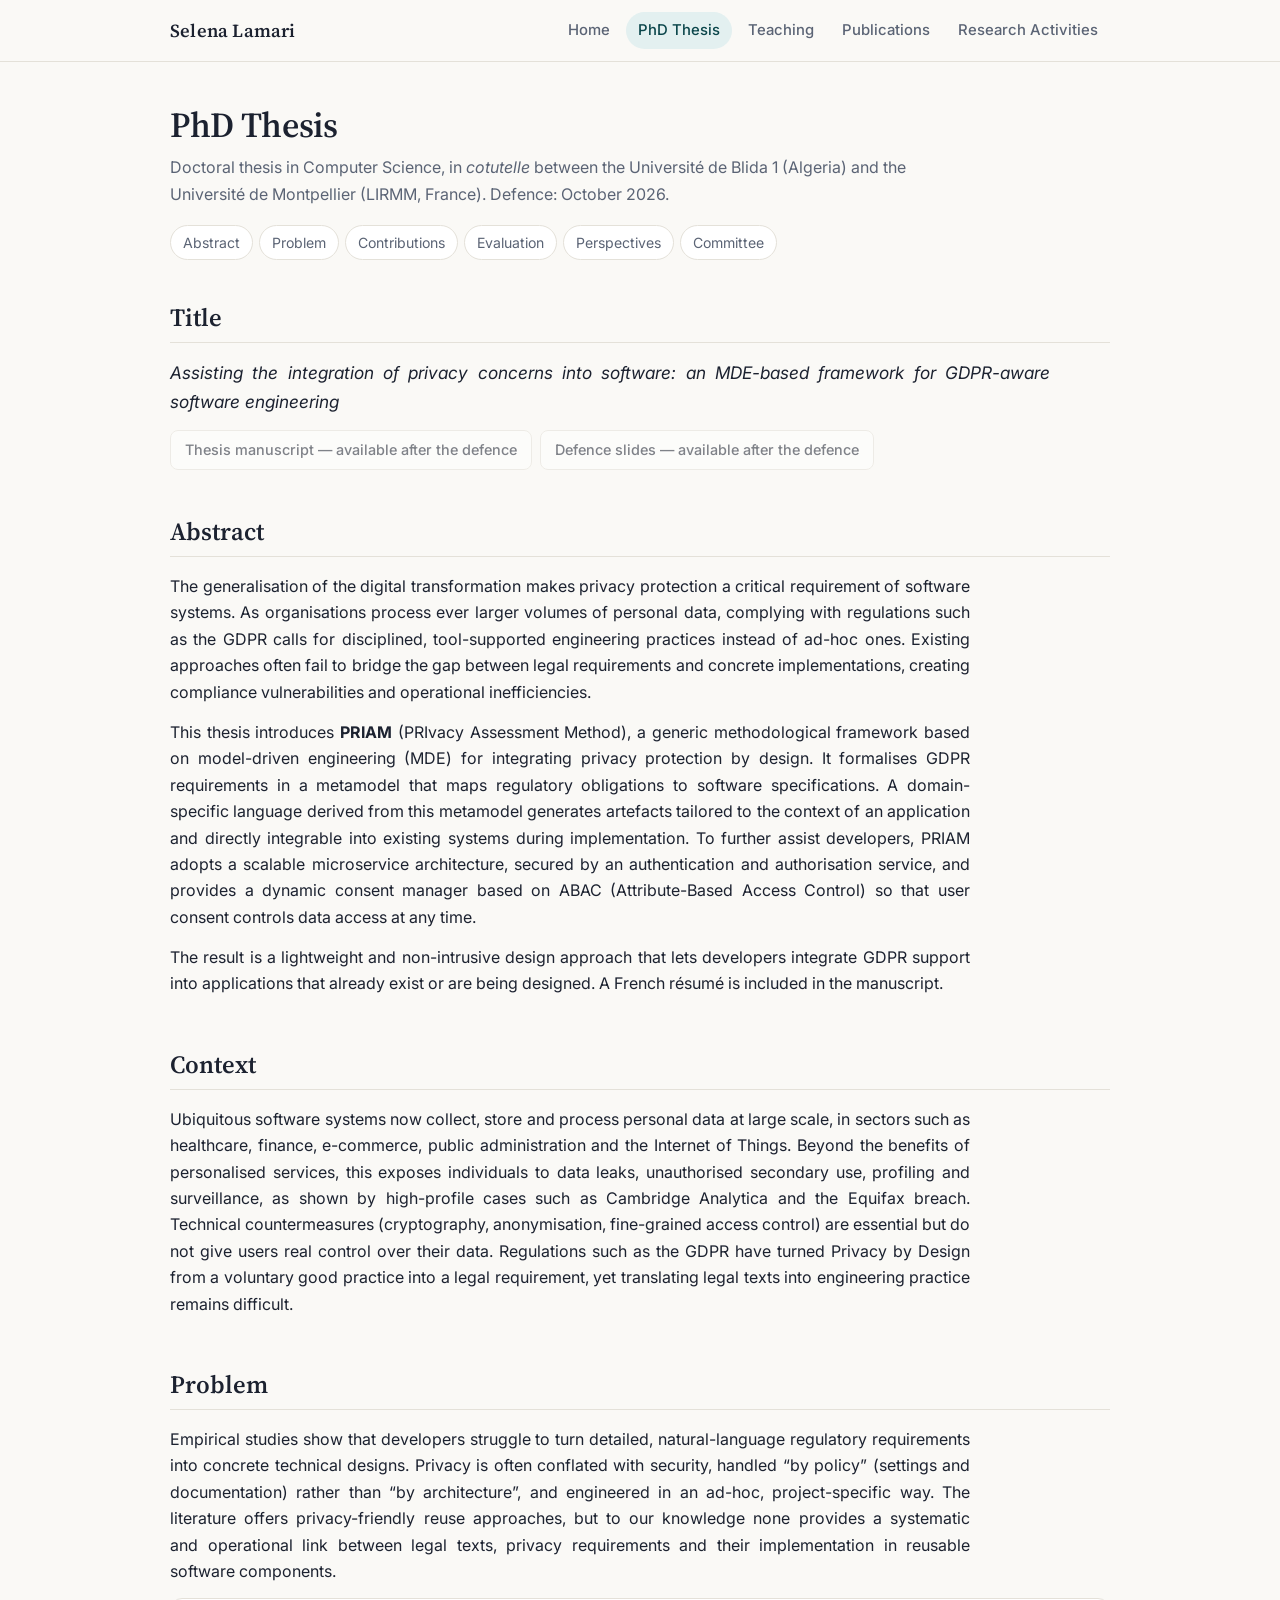
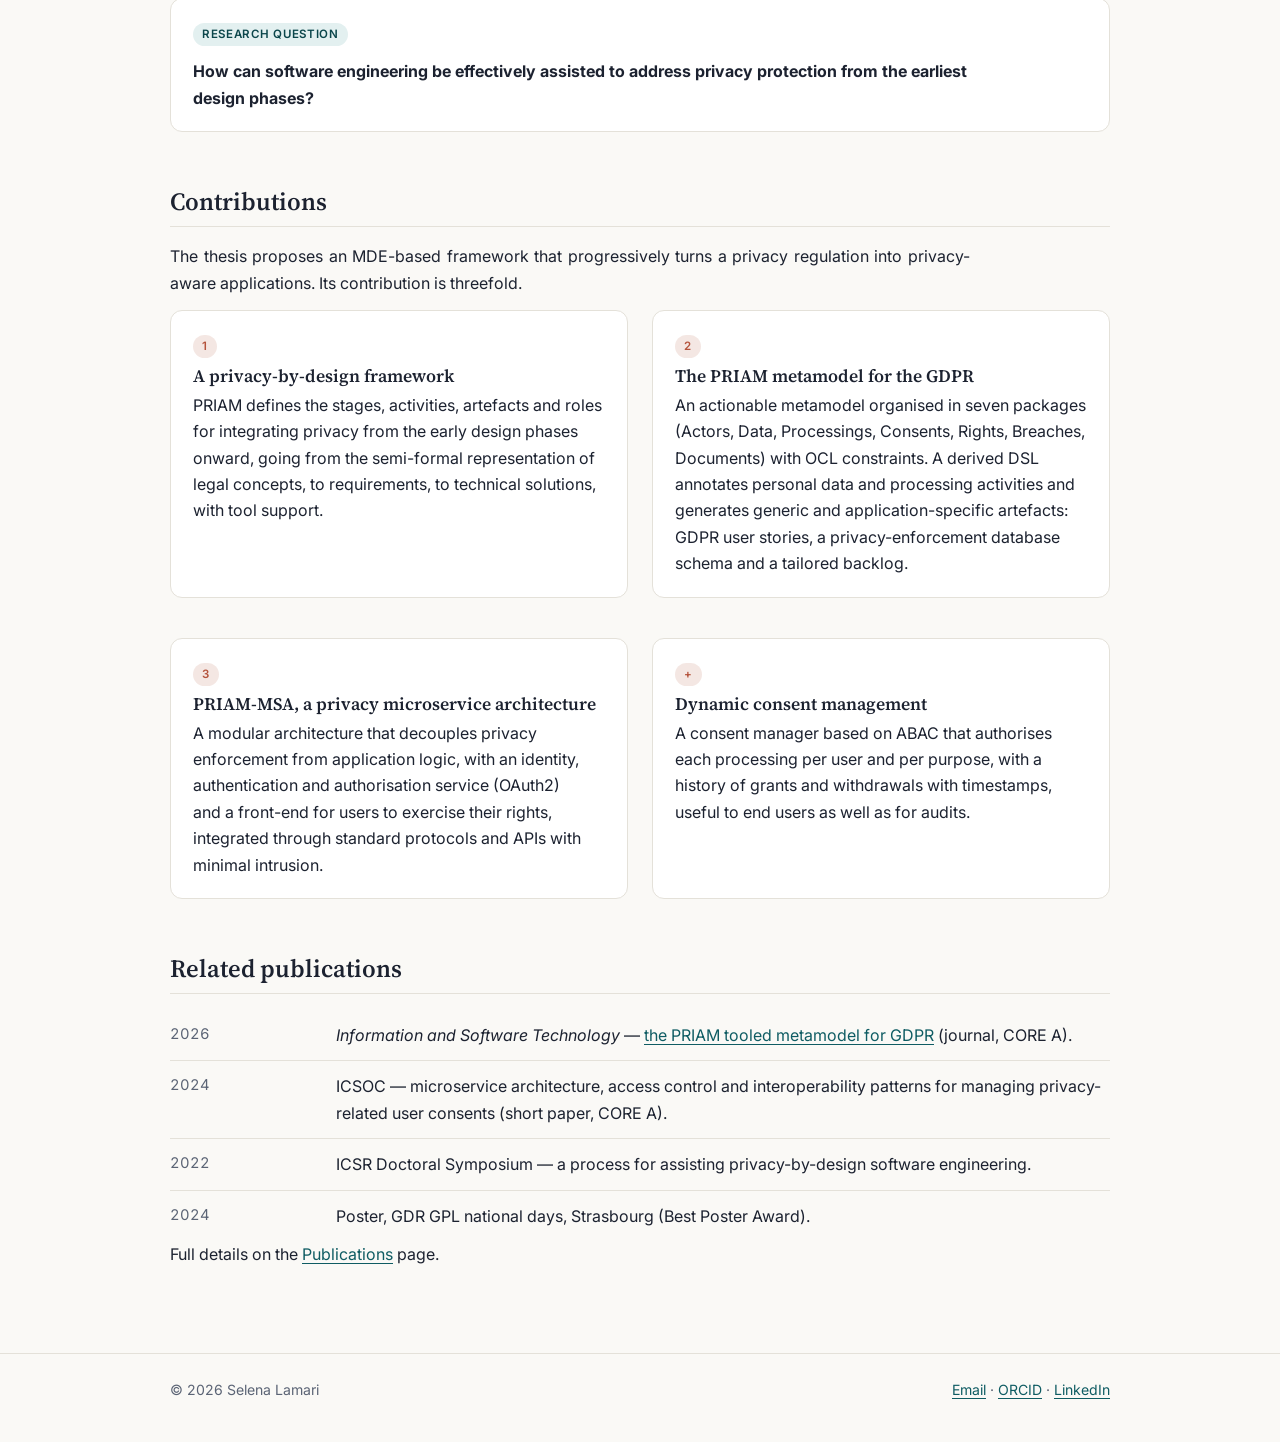
<file: thesis.html>
<!doctype html>
<html lang="en">
<head>
<meta charset="utf-8">
<meta name="viewport" content="width=device-width, initial-scale=1">
<title>PhD Thesis | Selena Lamari</title>
<meta name="description" content="Summary of Selena Lamari's PhD thesis on model-driven, GDPR-compliant privacy engineering (PRIAM).">
<link rel="preconnect" href="https://fonts.googleapis.com">
<link rel="preconnect" href="https://fonts.gstatic.com" crossorigin>
<link href="https://fonts.googleapis.com/css2?family=Inter:wght@400;500;600&family=Source+Serif+4:opsz,wght@8..60,500;8..60,600&display=swap" rel="stylesheet">
<link rel="stylesheet" href="style.css">
</head>
<body>
<header class="site"><div class="wrap">
<a class="brand" href="index.html">Selena Lamari</a>
<nav aria-label="Main"><ul><li><a href="index.html">Home</a></li><li><a href="thesis.html" aria-current="page">PhD Thesis</a></li><li><a href="teaching.html">Teaching</a></li><li><a href="publications.html">Publications</a></li><li><a href="research.html">Research Activities</a></li></ul></nav>
</div></header>
<main><div class="wrap">

<div class="page-title">
<h1>PhD Thesis</h1>
<p>Doctoral thesis in Computer Science, in <em>cotutelle</em> between the Universit&eacute;&nbsp;de Blida&nbsp;1 (Algeria) and the Universit&eacute;&nbsp;de Montpellier (LIRMM, France). Defence: October 2026.</p>
<div class="subnav"><a href="#abstract">Abstract</a><a href="#problem">Problem</a><a href="#contributions">Contributions</a><a href="#results">Evaluation</a><a href="#perspectives">Perspectives</a><a href="#committee">Committee</a></div>
</div>

<section>
<h2>Title</h2>
<p class="lede"><em>Assisting the integration of privacy concerns into software: an MDE-based framework for GDPR-aware software engineering</em></p>
<div class="links" style="margin-bottom:8px">
  <span class="btn" aria-disabled="true" style="opacity:.55;cursor:default">Thesis manuscript &mdash; available after the defence</span>
  <span class="btn" aria-disabled="true" style="opacity:.55;cursor:default">Defence slides &mdash; available after the defence</span>
</div>
</section>

<section id="abstract">
<h2>Abstract</h2>
<p>The generalisation of the digital transformation makes privacy protection a critical requirement of software systems. As organisations process ever larger volumes of personal data, complying with regulations such as the GDPR calls for disciplined, tool-supported engineering practices instead of ad-hoc ones. Existing approaches often fail to bridge the gap between legal requirements and concrete implementations, creating compliance vulnerabilities and operational inefficiencies.</p>
<p>This thesis introduces <strong>PRIAM</strong> (PRIvacy Assessment Method), a generic methodological framework based on model-driven engineering (MDE) for integrating privacy protection by design. It formalises GDPR requirements in a metamodel that maps regulatory obligations to software specifications. A domain-specific language derived from this metamodel generates artefacts tailored to the context of an application and directly integrable into existing systems during implementation. To further assist developers, PRIAM adopts a scalable microservice architecture, secured by an authentication and authorisation service, and provides a dynamic consent manager based on ABAC (Attribute-Based Access Control) so that user consent controls data access at any time.</p>
<p>The result is a lightweight and non-intrusive design approach that lets developers integrate GDPR support into applications that already exist or are being designed. A French r&eacute;sum&eacute; is included in the manuscript.</p>
</section>

<section id="context">
<h2>Context</h2>
<p>Ubiquitous software systems now collect, store and process personal data at large scale, in sectors such as healthcare, finance, e-commerce, public administration and the Internet of Things. Beyond the benefits of personalised services, this exposes individuals to data leaks, unauthorised secondary use, profiling and surveillance, as shown by high-profile cases such as Cambridge Analytica and the Equifax breach. Technical countermeasures (cryptography, anonymisation, fine-grained access control) are essential but do not give users real control over their data. Regulations such as the GDPR have turned Privacy by Design from a voluntary good practice into a legal requirement, yet translating legal texts into engineering practice remains difficult.</p>
</section>

<section id="problem">
<h2>Problem</h2>
<p>Empirical studies show that developers struggle to turn detailed, natural-language regulatory requirements into concrete technical designs. Privacy is often conflated with security, handled &ldquo;by policy&rdquo; (settings and documentation) rather than &ldquo;by architecture&rdquo;, and engineered in an ad-hoc, project-specific way. The literature offers privacy-friendly reuse approaches, but to our knowledge none provides a systematic and operational link between legal texts, privacy requirements and their implementation in reusable software components.</p>
<div class="card"><span class="tag">Research question</span><p style="margin-top:6px"><strong>How can software engineering be effectively assisted to address privacy protection from the earliest design phases?</strong></p></div>
</section>

<section id="contributions">
<h2>Contributions</h2>
<p>The thesis proposes an MDE-based framework that progressively turns a privacy regulation into privacy-aware applications. Its contribution is threefold.</p>
<div class="cols">
  <div class="card"><span class="tag warm">1</span><h3>A privacy-by-design framework</h3><p>PRIAM defines the stages, activities, artefacts and roles for integrating privacy from the early design phases onward, going from the semi-formal representation of legal concepts, to requirements, to technical solutions, with tool support.</p></div>
  <div class="card"><span class="tag warm">2</span><h3>The PRIAM metamodel for the GDPR</h3><p>An actionable metamodel organised in seven packages (Actors, Data, Processings, Consents, Rights, Breaches, Documents) with OCL constraints. A derived DSL annotates personal data and processing activities and generates generic and application-specific artefacts: GDPR user stories, a privacy-enforcement database schema and a tailored backlog.</p></div>
  <div class="card"><span class="tag warm">3</span><h3>PRIAM-MSA, a privacy microservice architecture</h3><p>A modular architecture that decouples privacy enforcement from application logic, with an identity, authentication and authorisation service (OAuth2) and a front-end for users to exercise their rights, integrated through standard protocols and APIs with minimal intrusion.</p></div>
  <div class="card"><span class="tag warm">+</span><h3>Dynamic consent management</h3><p>A consent manager based on ABAC that authorises each processing per user and per purpose, with a history of grants and withdrawals with timestamps, useful to end users as well as for audits.</p></div>
</div>
</section>

<section>
<h2>Related publications</h2>
<ul class="timeline">
  <li><span class="when">2026</span><span><em>Information and Software Technology</em> &mdash; <a href="https://doi.org/10.1016/j.infsof.2026.108065">the PRIAM tooled metamodel for GDPR</a> (journal, CORE&nbsp;A).</span></li>
  <li><span class="when">2024</span><span>ICSOC &mdash; microservice architecture, access control and interoperability patterns for managing privacy-related user consents (short paper, CORE&nbsp;A).</span></li>
  <li><span class="when">2022</span><span>ICSR Doctoral Symposium &mdash; a process for assisting privacy-by-design software engineering.</span></li>
  <li><span class="when">2024</span><span>Poster, GDR GPL national days, Strasbourg (Best Poster Award).</span></li>
</ul>
<p>Full details on the <a href="publications.html">Publications</a> page.</p>
</section>

</div></main>
<footer><div class="wrap">
<span>&copy; 2026 Selena Lamari</span>
<span><a href="mailto:selena.lamari@univ-ubs.fr">Email</a> &middot; <a href="https://orcid.org/0009-0009-7981-6363">ORCID</a> &middot; <a href="https://www.linkedin.com/in/selena-lamari-05a837137/">LinkedIn</a></span>
</div></footer>
</body>
</html>
</file>
<file: style.css>
:root{
  --bg:#faf9f6; --surface:#ffffff; --ink:#1c2230; --muted:#5b6475; --line:#e4e1d9;
  --accent:#0f5c63; --accent-soft:#e3f0f0; --accent-ink:#0b464b;
  --mark:#b4533c;
  --serif:"Source Serif 4",Georgia,"Times New Roman",serif;
  --sans:"Inter",system-ui,-apple-system,"Segoe UI",Roboto,sans-serif;
}
@media (prefers-color-scheme:dark){
  :root:not([data-theme="light"]){
    --bg:#12161d; --surface:#1a202a; --ink:#e9ecf1; --muted:#9aa4b5; --line:#2a3240;
    --accent:#6cc4c9; --accent-soft:#163a3e; --accent-ink:#9fdcdf; --mark:#e08a73;
  }
}
*{box-sizing:border-box}
html{scroll-behavior:smooth}
body{margin:0;background:var(--bg);color:var(--ink);font:16px/1.65 var(--sans);-webkit-font-smoothing:antialiased}
a{color:var(--accent);text-decoration-thickness:1px;text-underline-offset:3px}
a:hover{color:var(--accent-ink)}
.wrap{max-width:980px;margin:0 auto;padding:0 20px}

/* header */
header.site{position:sticky;top:0;z-index:10;background:color-mix(in srgb,var(--bg) 92%,transparent);backdrop-filter:blur(8px);border-bottom:1px solid var(--line)}
header.site .wrap{display:flex;align-items:center;justify-content:space-between;gap:16px;flex-wrap:wrap;padding-top:12px;padding-bottom:12px}
.brand{font:600 1.15rem var(--serif);color:var(--ink);text-decoration:none;letter-spacing:.2px}
nav ul{list-style:none;margin:0;padding:0;display:flex;gap:4px;flex-wrap:wrap}
nav a{display:block;padding:6px 12px;border-radius:999px;color:var(--muted);text-decoration:none;font-size:.93rem;font-weight:500}
nav a:hover{color:var(--ink);background:var(--accent-soft)}
nav a[aria-current="page"]{color:var(--accent-ink);background:var(--accent-soft)}

/* hero */
.hero{display:grid;grid-template-columns:220px 1fr;gap:40px;align-items:center;padding:56px 0 36px}
.hero img{width:220px;height:220px;border-radius:50%;object-fit:cover;border:4px solid var(--surface);box-shadow:0 0 0 1px var(--line),0 12px 30px rgba(0,0,0,.12)}
.eyebrow{font:600 .78rem var(--sans);letter-spacing:.14em;text-transform:uppercase;color:var(--mark);margin:0 0 8px}
h1{font:600 clamp(2rem,4.6vw,2.9rem)/1.1 var(--serif);margin:0 0 10px;letter-spacing:-.01em}
.role{font-size:1.1rem;color:var(--muted);margin:0 0 6px}
.affil{margin:0 0 18px;color:var(--muted);font-size:.97rem}
.links{display:flex;flex-wrap:wrap;gap:8px}
.btn{display:inline-block;padding:7px 14px;border:1px solid var(--line);border-radius:8px;background:var(--surface);color:var(--ink);text-decoration:none;font-size:.9rem;font-weight:500}
.btn:hover{border-color:var(--accent);color:var(--accent-ink)}
.btn.primary{background:var(--accent);border-color:var(--accent);color:#fff}
@media (prefers-color-scheme:dark){:root:not([data-theme="light"]) .btn.primary{color:#0b1216}}
.btn.primary:hover{filter:brightness(1.08);color:#fff}

/* sections */
main{padding-bottom:64px}
section{padding:28px 0 8px}
h2{font:600 1.55rem var(--serif);margin:0 0 16px;padding-bottom:8px;border-bottom:1px solid var(--line)}
h3{font:600 1.1rem var(--serif);margin:0 0 6px}
p{margin:0 0 14px}
.lede{font-size:1.08rem}
.page-title{padding:44px 0 6px}
.page-title h1{font-size:2.2rem}
.page-title p{color:var(--muted);max-width:60ch}

.cols{display:grid;grid-template-columns:1fr 1fr;gap:24px}
@media (max-width:760px){.cols{grid-template-columns:1fr}}

.card{background:var(--surface);border:1px solid var(--line);border-radius:12px;padding:20px 22px;margin-bottom:16px}
.card h3{margin-bottom:4px}
.card .meta{color:var(--muted);font-size:.9rem;margin:0 0 10px}
.card p:last-child{margin-bottom:0}
.tag{display:inline-block;font-size:.72rem;font-weight:600;letter-spacing:.06em;text-transform:uppercase;padding:2px 9px;border-radius:999px;background:var(--accent-soft);color:var(--accent-ink);margin:0 6px 6px 0}
.tag.warm{background:color-mix(in srgb,var(--mark) 14%,transparent);color:var(--mark)}

.chips{display:flex;flex-wrap:wrap;gap:8px;margin:0;padding:0;list-style:none}
.chips li{padding:5px 12px;border:1px solid var(--line);border-radius:999px;background:var(--surface);font-size:.9rem}

.timeline{list-style:none;margin:0;padding:0}
.timeline li{display:grid;grid-template-columns:150px 1fr;gap:16px;padding:12px 0;border-bottom:1px solid var(--line)}
.timeline li:last-child{border-bottom:0}
.timeline .when{color:var(--muted);font-size:.92rem;font-variant-numeric:tabular-nums}
.timeline strong{font-weight:600}
@media (max-width:620px){.timeline li{grid-template-columns:1fr;gap:2px}}

.stats{display:grid;grid-template-columns:repeat(4,1fr);gap:14px;margin:8px 0 8px}
.stat{background:var(--surface);border:1px solid var(--line);border-radius:12px;padding:16px;text-align:center}
.stat b{display:block;font:600 1.8rem var(--serif);color:var(--accent)}
.stat span{font-size:.85rem;color:var(--muted)}
@media (max-width:620px){.stats{grid-template-columns:repeat(2,1fr)}}

/* tables */
.tablewrap{overflow-x:auto;border:1px solid var(--line);border-radius:12px;background:var(--surface)}
table{border-collapse:collapse;width:100%;font-size:.93rem}
th,td{text-align:left;padding:10px 14px;border-bottom:1px solid var(--line);vertical-align:top}
th{font-size:.78rem;letter-spacing:.07em;text-transform:uppercase;color:var(--muted);background:color-mix(in srgb,var(--bg) 60%,var(--surface))}
tr:last-child td{border-bottom:0}
tr.group td{background:var(--accent-soft);color:var(--accent-ink);font-weight:600}

details{background:var(--surface);border:1px solid var(--line);border-radius:12px;margin-bottom:12px}
summary{cursor:pointer;padding:14px 20px;font:600 1.02rem var(--serif);list-style:none;display:flex;justify-content:space-between;gap:12px;align-items:baseline}
summary::-webkit-details-marker{display:none}
summary::after{content:"+";color:var(--accent);font-size:1.3rem;line-height:1}
details[open] summary::after{content:"–"}
summary small{font:400 .88rem var(--sans);color:var(--muted);margin-left:auto;margin-right:8px}
details .inner{padding:0 20px 8px}
.course{padding:12px 0;border-top:1px solid var(--line)}
.course h4{margin:0 0 2px;font:600 .98rem var(--sans)}
.course .meta{color:var(--muted);font-size:.88rem;margin:0 0 4px}
.course p{margin:0;font-size:.94rem}

/* publications */
.pub{padding:16px 0;border-bottom:1px solid var(--line)}
.pub:last-child{border-bottom:0}
.pub .title{font-weight:600}
.pub .authors{color:var(--muted);font-size:.95rem}
.pub .venue{font-size:.95rem}
.pub .actions{margin-top:8px}
.me{font-weight:700;color:var(--ink)}

/* anchor nav */
.subnav{display:flex;flex-wrap:wrap;gap:6px;margin:18px 0 6px}
.subnav a{padding:5px 12px;border:1px solid var(--line);border-radius:999px;font-size:.88rem;text-decoration:none;color:var(--muted);background:var(--surface)}
.subnav a:hover{color:var(--accent-ink);border-color:var(--accent)}

footer{border-top:1px solid var(--line);padding:24px 0 40px;color:var(--muted);font-size:.88rem}
footer .wrap{display:flex;justify-content:space-between;gap:12px;flex-wrap:wrap}

@media (max-width:700px){
  .hero{grid-template-columns:1fr;text-align:left;padding-top:36px}
  .hero img{width:160px;height:160px}
}
@media print{header.site,footer{display:none}body{background:#fff}}

/* readability */
.tag.rank{background:var(--mark);color:#fff}
@media (prefers-color-scheme:dark){:root:not([data-theme="light"]) .tag.rank{color:#12161d}}
h1,h2,h3{text-wrap:balance}
section>p,.card p,.pub p,.page-title p{max-width:80ch;text-wrap:pretty}
section>p{text-align:justify;hyphens:auto;-webkit-hyphens:auto}
.card .meta{text-align:left}
@media (max-width:620px){section>p,.card>p{text-align:left}}
</file>
